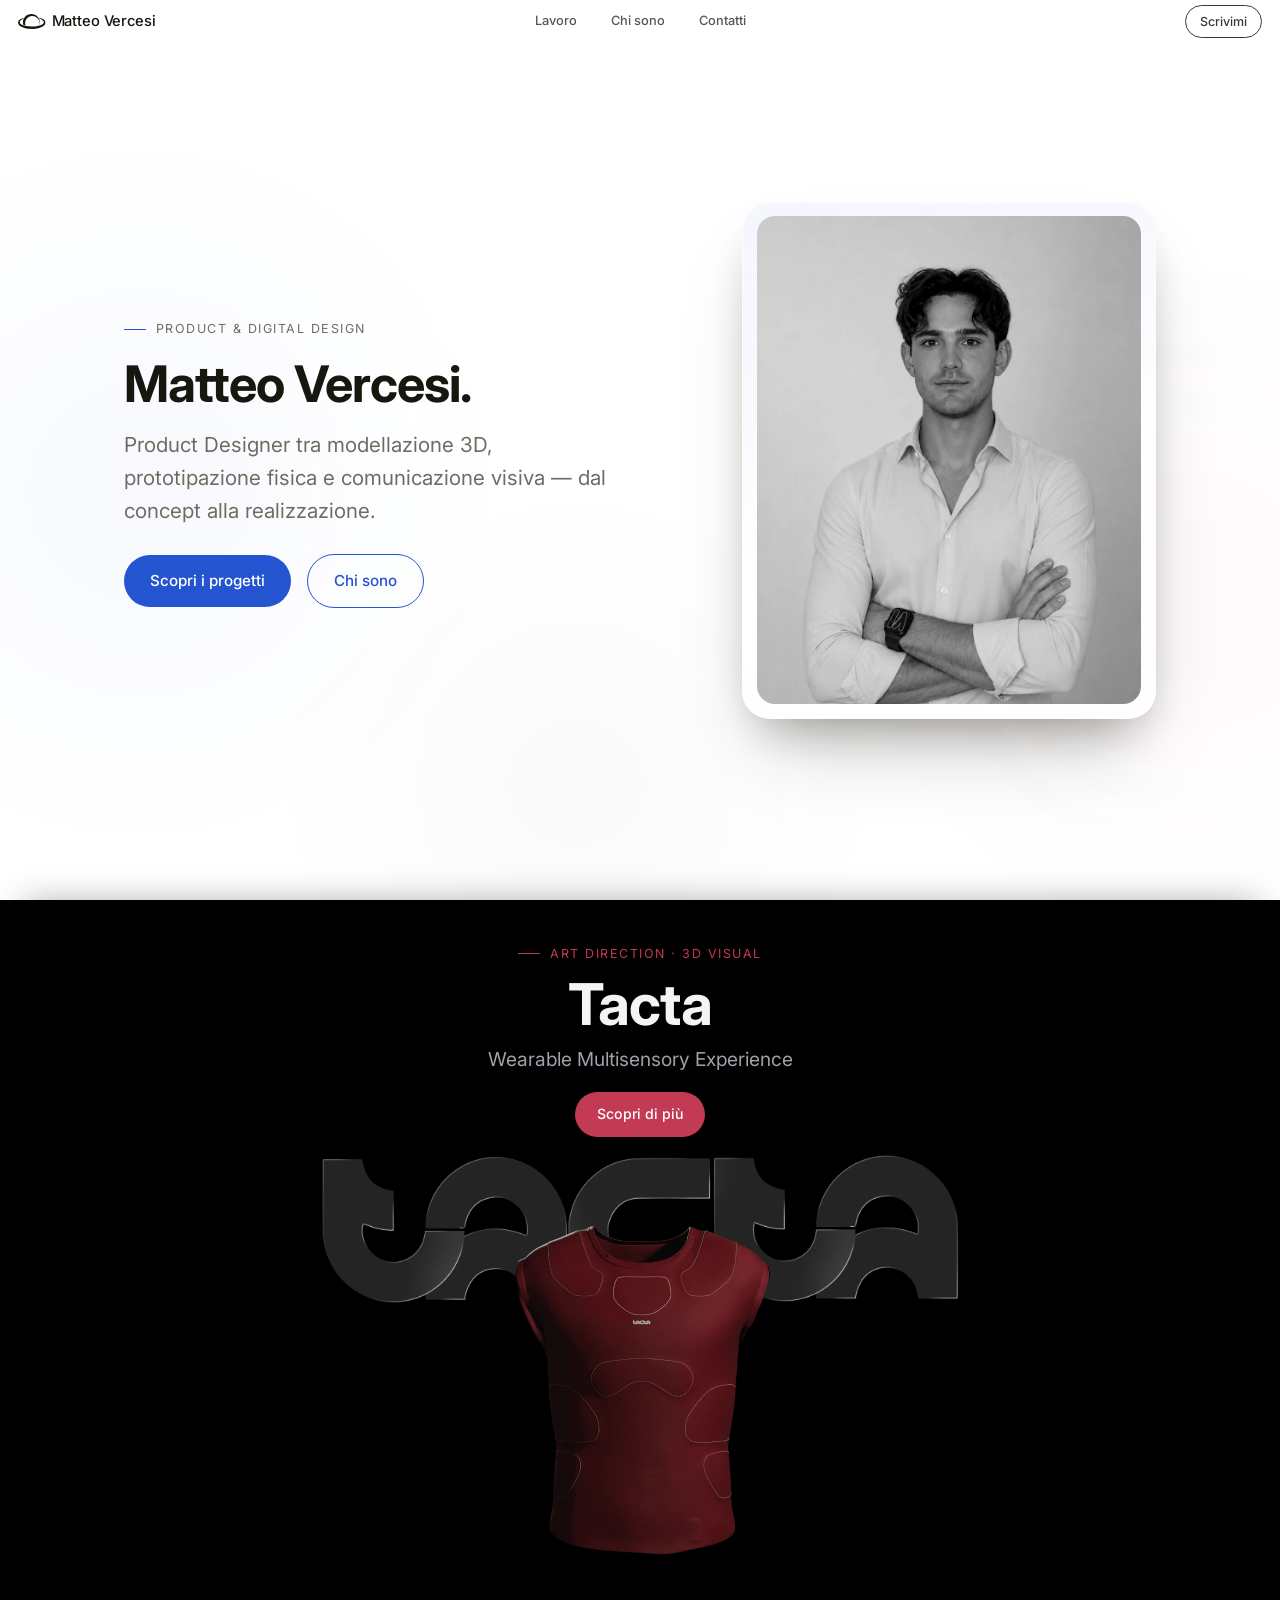
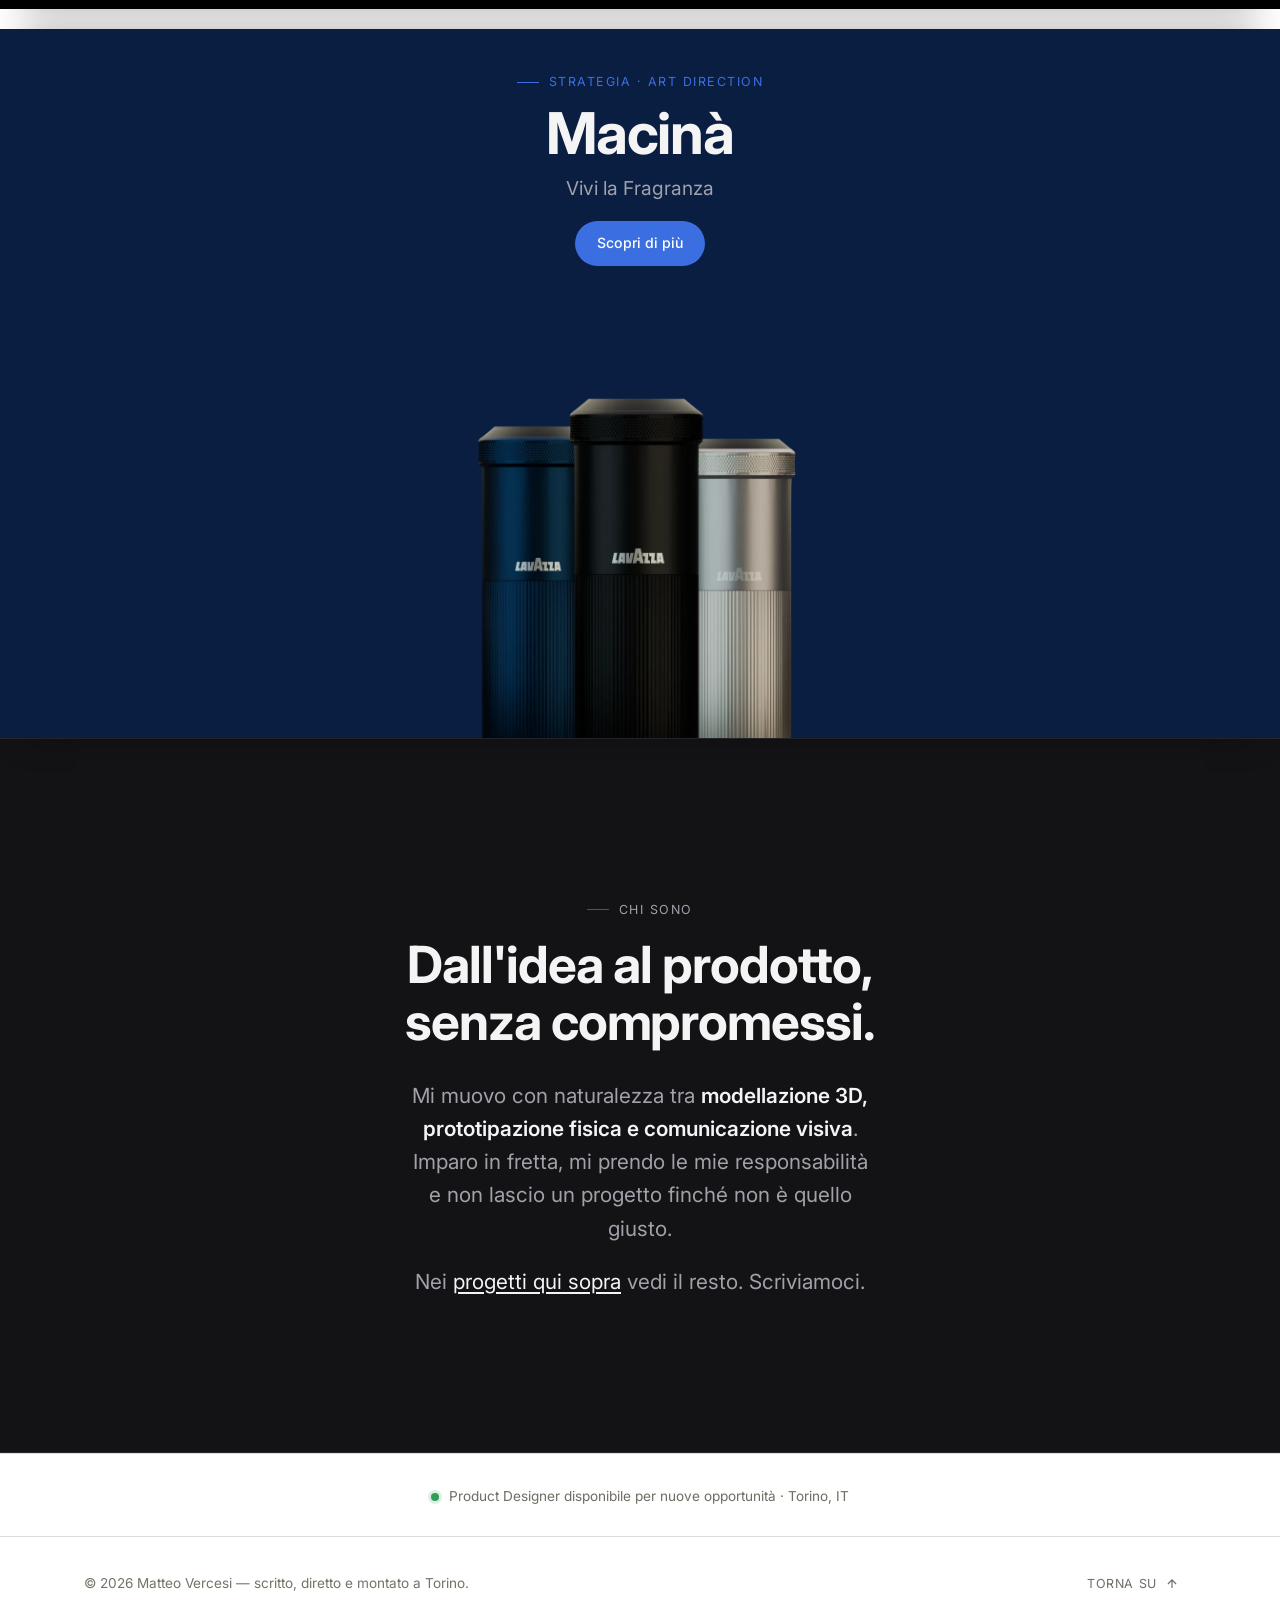
<file: index.html>
<!doctype html>
<html lang="it" style="background:#fff;">
<head>
<meta charset="UTF-8" />
<meta name="viewport" content="width=device-width, initial-scale=1, viewport-fit=cover" />
<meta name="theme-color" content="#ffffff" />
<meta name="view-transition" content="same-origin" />
<script>
  /* Always land on the hero, never mid-page: without this, a #contact (or
     any other section) hash in the URL makes the browser jump straight
     there on reload. Running this once, early, isn't enough - the browser
     performs its own scroll-to-fragment later, after this script, as part
     of finishing the load, silently overriding an early scrollTo. Forcing
     it again on "load" (and "pageshow", for back/forward-cache restores)
     runs after that native scroll has already happened, so it sticks. */
  if ("scrollRestoration" in history) history.scrollRestoration = "manual";
  function forceScrollTop() {
    window.scrollTo(0, 0);
    if (location.hash) history.replaceState(null, "", location.pathname + location.search);
  }
  forceScrollTop();
  window.addEventListener("load", forceScrollTop);
  window.addEventListener("pageshow", forceScrollTop);
</script>
<title>Matteo Vercesi — Product & Digital Designer</title>
<meta name="description" content="Portfolio di Matteo Vercesi, Product & Digital Designer: progetti, metodo, percorso e contatti — dall'idea al prodotto, in un'unica pagina." />

<link rel="icon" href="assets/favicon.svg" type="image/svg+xml" />

<link rel="preconnect" href="https://fonts.googleapis.com" />
<link rel="preconnect" href="https://fonts.gstatic.com" crossorigin />
<link href="https://fonts.googleapis.com/css2?family=Inter:wght@400;500;600;700;800&display=swap" rel="stylesheet" />

<link rel="stylesheet" href="css/style.css" />
</head>
<body>

<!-- ============ NAV ============ -->
<nav class="nav nav--glass" id="nav">
  <a href="#top" class="nav__logo">
    <svg class="nav__logo-mark" viewBox="17 23 46 25" xmlns="http://www.w3.org/2000/svg" fill="none" aria-hidden="true">
      <g clip-path="url(#navLogoClip)">
        <path d="M50.6555 46.7805C50.2432 46.8773 49.8309 46.9664 49.416 47.0504C49.0139 47.1344 48.6145 47.2108 48.2099 47.2795C48.1841 47.2871 48.1584 47.2897 48.13 47.2948C47.6455 47.3813 47.1585 47.4577 46.6714 47.5264C42.842 48.0738 38.9481 48.1476 35.1031 47.7479C34.629 47.6996 34.1574 47.6436 33.6858 47.5799C33.6832 47.5799 33.6806 47.5799 33.6806 47.5799C33.2657 47.5264 32.8534 47.4653 32.4436 47.3992C31.9643 47.3228 31.4876 47.2362 31.0108 47.1446C30.5727 47.0606 30.1372 46.9689 29.7017 46.8722H29.6991C29.578 46.8442 29.4543 46.8162 29.3332 46.7882C29.06 46.722 28.7765 46.6507 28.4802 46.5718C23.6044 45.2581 16.0305 41.9689 17.1026 36.1492C18.0947 32.338 22.5092 30.4083 26.6556 29.5275C26.3876 29.9883 26.1428 30.4592 25.9289 30.9429C23.522 32.1064 20.1538 33.9979 19.7698 36.6176C19.6873 38.9954 22.5762 40.6629 25.5037 41.7271C25.7691 41.8212 26.032 41.9129 26.2948 41.9995C26.568 42.0886 26.8412 42.1751 27.1092 42.254C27.8488 42.473 28.5523 42.6537 29.1708 42.7963C29.2507 42.8141 29.328 42.8319 29.4053 42.8498C29.5161 42.8752 29.6244 42.8981 29.7275 42.9185C29.7996 42.9363 29.8718 42.9516 29.9413 42.9643H29.9465C29.9877 42.9745 30.0264 42.9821 30.0676 42.9898C30.1089 43 30.1501 43.0076 30.1913 43.0152C30.3666 43.0483 30.5418 43.0814 30.7196 43.112C36.9947 44.2398 43.5403 44.2067 49.7999 43.0203C50.1839 42.9389 50.5679 42.8549 50.9545 42.7657C51.2199 42.7021 51.4853 42.6385 51.7508 42.5723C51.7843 42.5646 51.8152 42.557 51.8487 42.5468C52.1115 42.4806 52.377 42.4093 52.6398 42.3355C54.7401 41.7449 56.7734 40.9353 58.4974 39.642C61.2883 37.5112 60.3812 35.2225 57.9253 33.2647C56.2193 31.9231 54.2144 30.9251 52.1399 30.1003C51.9878 29.8024 51.8203 29.5096 51.6477 29.2271C66.6511 31.4496 67.2439 42.7683 50.6555 46.7805Z" fill="currentColor"/>
        <path d="M26.4134 31.4164C26.5397 31.116 26.6814 30.8207 26.8309 30.5304C27.037 30.1307 27.2612 29.7412 27.5061 29.3619C27.6658 29.1124 27.8359 28.8706 28.0137 28.6312C28.2405 28.3232 28.4828 28.0228 28.7405 27.73C34.7398 20.953 45.2206 21.7041 50.3205 28.4174C50.4932 28.6414 50.6581 28.8756 50.8153 29.1124C50.9519 29.3186 51.0833 29.5274 51.207 29.7412C51.3745 30.0187 51.5291 30.3064 51.676 30.6017C51.8255 30.9021 51.9647 31.2102 52.0961 31.5258C53.4774 34.8074 53.449 38.5472 52.1657 41.8059C52.1167 41.8186 52.0703 41.8313 52.0239 41.8441C53.4568 37.6358 52.3873 32.8064 49.0423 29.6547C48.6557 29.2906 48.2383 28.9495 47.7924 28.6338C47.5682 28.4709 47.3415 28.3181 47.1095 28.1755C43.2801 25.7977 38.3811 25.8868 34.6419 28.0915C34.2785 28.3054 33.928 28.5396 33.5878 28.7967C32.9565 29.2652 32.3715 29.8049 31.8432 30.4108C28.944 33.6058 28.1864 38.2748 29.6501 42.2514C29.4028 42.2005 29.1554 42.1419 28.908 42.0834C28.1967 41.9103 27.4829 41.7142 26.7871 41.4953C26.5242 41.4113 26.2613 41.3247 26.0036 41.2331C24.9058 38.0304 25.0785 34.5146 26.4134 31.4164Z" fill="currentColor"/>
      </g>
      <defs>
        <clipPath id="navLogoClip"><rect width="46" height="25" fill="white" transform="translate(17 23)"/></clipPath>
      </defs>
    </svg>
    <span class="nav__logo-text">Matteo Vercesi</span>
  </a>
  <div class="nav__center">
    <a class="nav__pill" href="#work">Lavoro</a>
    <a class="nav__pill" href="#about">Chi sono</a>
    <a class="nav__pill" href="mailto:matteo.vercesi05@gmail.com">Contatti</a>
  </div>
  <div class="nav__cta">
    <a class="btn ghost" href="mailto:matteo.vercesi05@gmail.com"><span>Scrivimi</span></a>
    <div class="nav__icons">
      <a class="nav__icon" href="#work" aria-label="Lavoro">
        <svg viewBox="0 0 24 24" fill="none" stroke="currentColor" stroke-width="1.7" stroke-linecap="round" stroke-linejoin="round" aria-hidden="true"><rect x="3" y="7.5" width="18" height="12" rx="2.5"/><path d="M8.5 7.5V6a2 2 0 0 1 2-2h3a2 2 0 0 1 2 2v1.5"/><path d="M3 12.5h18"/></svg>
      </a>
      <a class="nav__icon" href="#about" aria-label="Chi sono">
        <svg viewBox="0 0 24 24" fill="none" stroke="currentColor" stroke-width="1.7" stroke-linecap="round" stroke-linejoin="round" aria-hidden="true"><circle cx="12" cy="8" r="3.6"/><path d="M4.5 20c0-4.2 3.4-6.8 7.5-6.8s7.5 2.6 7.5 6.8"/></svg>
      </a>
      <a class="nav__icon" href="mailto:matteo.vercesi05@gmail.com" aria-label="Contatti">
        <svg viewBox="0 0 24 24" fill="none" stroke="currentColor" stroke-width="1.7" stroke-linecap="round" stroke-linejoin="round" aria-hidden="true"><rect x="3" y="5.5" width="18" height="13" rx="2.5"/><path d="M4 7.5l7.3 5.8a1.2 1.2 0 0 0 1.4 0L20 7.5"/></svg>
      </a>
    </div>
  </div>
</nav>

<main id="top">

  <!-- ============ HERO ============ -->
  <header class="hero">
    <div class="aurora" aria-hidden="true">
      <span class="aurora__blob aurora__blob--a"></span>
      <span class="aurora__blob aurora__blob--b"></span>
      <span class="aurora__blob aurora__blob--c"></span>
    </div>
    <div class="container hero__inner">
      <div class="hero__content">
        <span class="eyebrow">Product &amp; Digital Design</span>
        <h1>Matteo Vercesi.</h1>
        <p class="hero__tagline">Product Designer tra modellazione 3D, prototipazione fisica e comunicazione visiva — dal concept alla realizzazione.</p>
        <div class="hero__actions">
          <a class="btn accent" href="#work"><span>Scopri i progetti</span></a>
          <a class="btn outline" href="#about"><span>Chi sono</span></a>
        </div>
      </div>
      <div class="hero__portrait">
        <div class="glass-frame">
          <img src="assets/portrait.webp" alt="Ritratto di Matteo Vercesi" loading="eager">
        </div>
      </div>
    </div>
  </header>

  <!-- ============ WORK: PRODUCT DESIGN ============
       Apple's own product-page pattern: one full-bleed, centered section
       per product (headline, tagline, CTA, then a large image) stacked
       vertically, instead of a grid of small cards. -->
  <div id="work">
    <section class="product-block product-block--media-center theme-dark reveal" style="--project-accent:#c23a53; --bg:#000;">
      <div class="container product-block__inner">
        <span class="eyebrow">Art Direction · 3D Visual</span>
        <h2>Tacta</h2>
        <p class="product-block__tagline">Wearable Multisensory Experience</p>
        <div class="product-block__actions">
          <a class="btn accent" href="tacta.html"><span>Scopri di più</span></a>
        </div>
      </div>
      <div class="product-block__media product-block__media--wordmark container">
        <div class="product-block__media-frame">
          <img class="product-block__wordmark-bg" src="assets/tacta-wordmark.webp" alt="" aria-hidden="true" loading="lazy">
          <img src="assets/tacta-01.webp" alt="Tacta, maglia wearable multisensoriale, vista frontale" loading="lazy">
        </div>
      </div>
    </section>

    <section class="product-block theme-dark reveal" style="--project-accent:#3b6ee0; --bg:#0a1e42;">
      <div class="container product-block__inner">
        <span class="eyebrow">Strategia · Art Direction</span>
        <h2>Macinà</h2>
        <p class="product-block__tagline">Vivi la Fragranza</p>
        <div class="product-block__actions">
          <a class="btn accent" href="macina.html"><span>Scopri di più</span></a>
        </div>
      </div>
      <div class="product-block__media container">
        <img src="assets/macina-01.webp" alt="Macinà, macinino da caffè Lavazza" loading="lazy">
      </div>
    </section>
  </div>

  <!-- ============ DARK BAND: CHI SONO / PERCORSO / CONTATTI ============ -->
  <div class="theme-dark">

    <!-- ============ ABOUT ============ -->
    <section class="about" id="about">
      <div class="container statement__inner about__statement reveal">
        <span class="eyebrow">Chi sono</span>
        <h2 class="statement__headline">Dall'idea al prodotto, senza compromessi.</h2>
        <p class="statement__body">Mi muovo con naturalezza tra <strong>modellazione 3D, prototipazione fisica e comunicazione visiva</strong>. Imparo in fretta, mi prendo le mie responsabilità e non lascio un progetto finché non è quello giusto.</p>
        <p class="statement__note">Nei <a href="#work">progetti qui sopra</a> vedi il resto. Scriviamoci.</p>
      </div>
    </section>

  </div>

</main>

<footer>
  <div class="footer__status">
    <span class="status-dot"></span>
    <span>Product Designer disponibile per nuove opportunità · Torino, IT</span>
  </div>
  <div class="container footer__inner">
    <span>© <span id="year"></span> Matteo Vercesi — scritto, diretto e montato a Torino.</span>
    <a class="back-to-top" href="#top">
      Torna su
      <svg viewBox="0 0 24 24" fill="none" stroke="currentColor" stroke-width="2"><path d="M12 19V5M5 12l7-7 7 7"/></svg>
    </a>
  </div>
</footer>

<div class="toast" id="toast">Email copiata negli appunti</div>

<script src="js/main.js"></script>
</body>
</html>
</file>
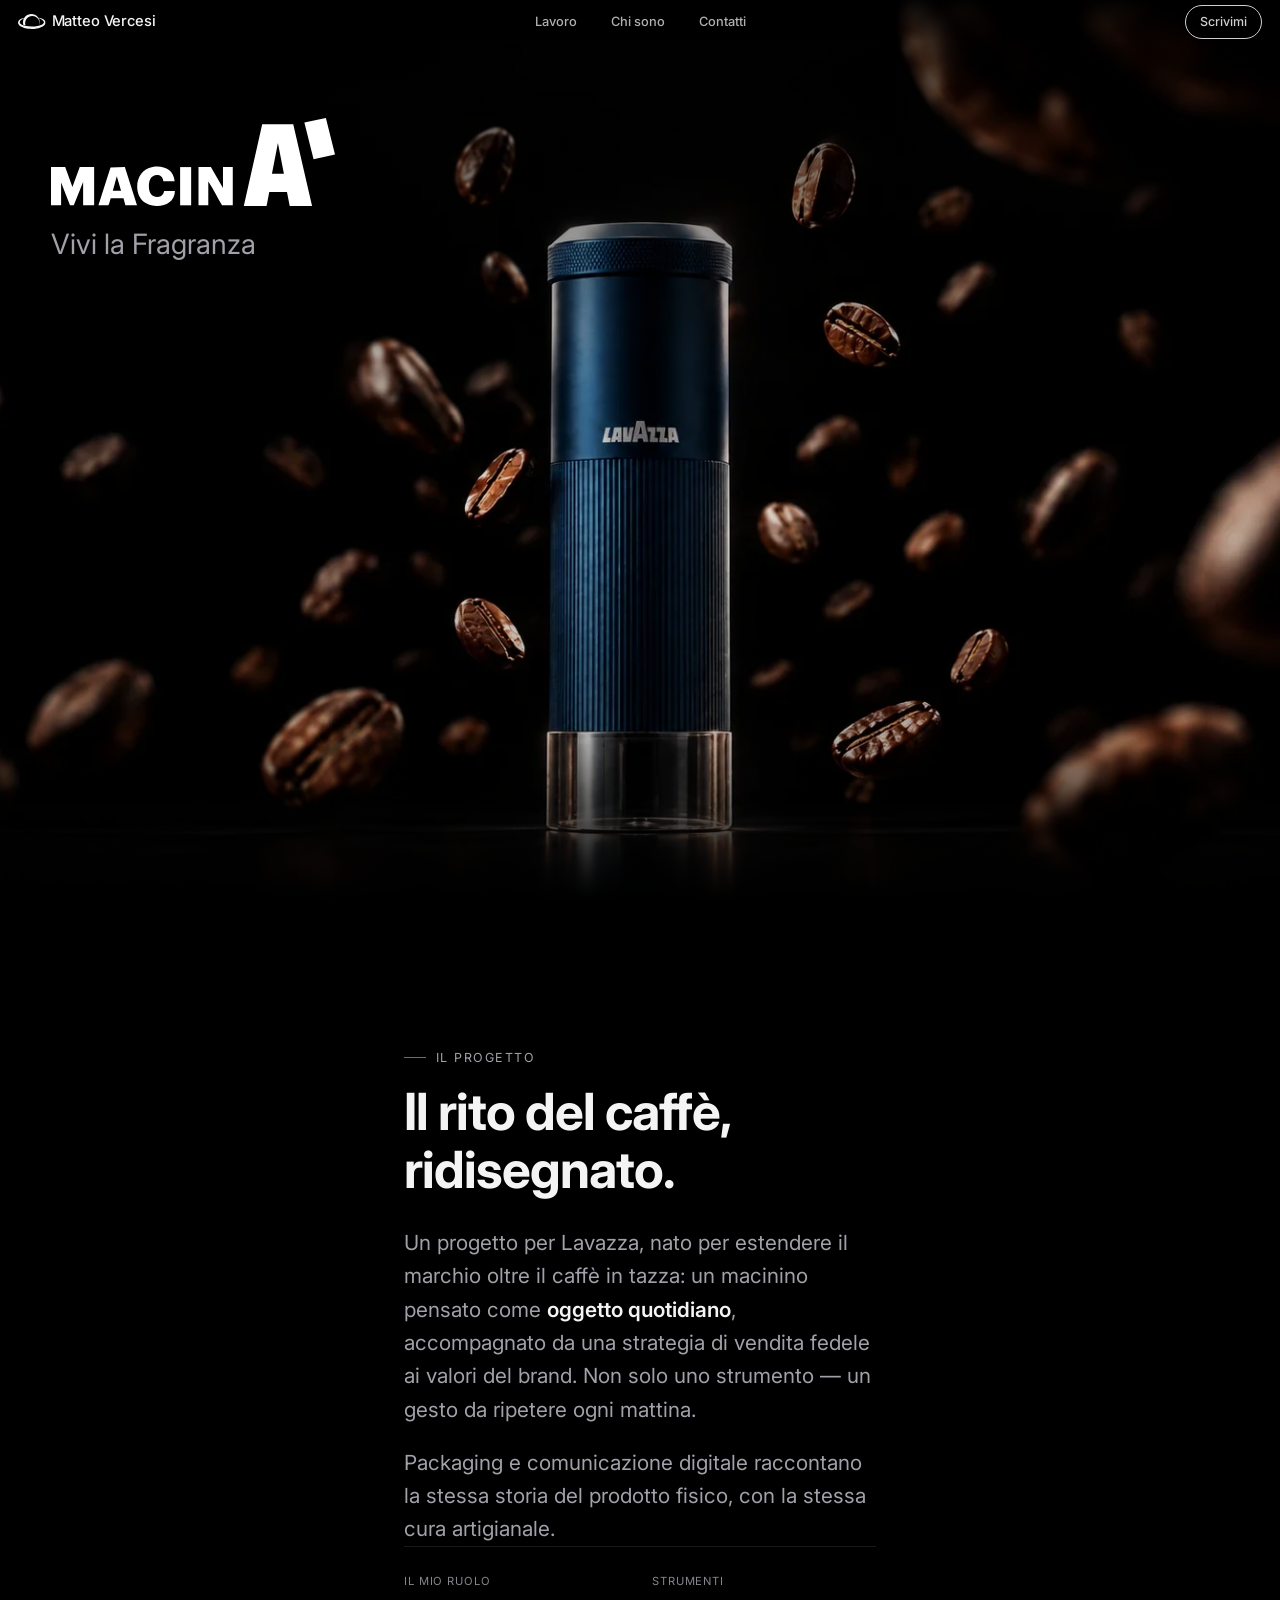
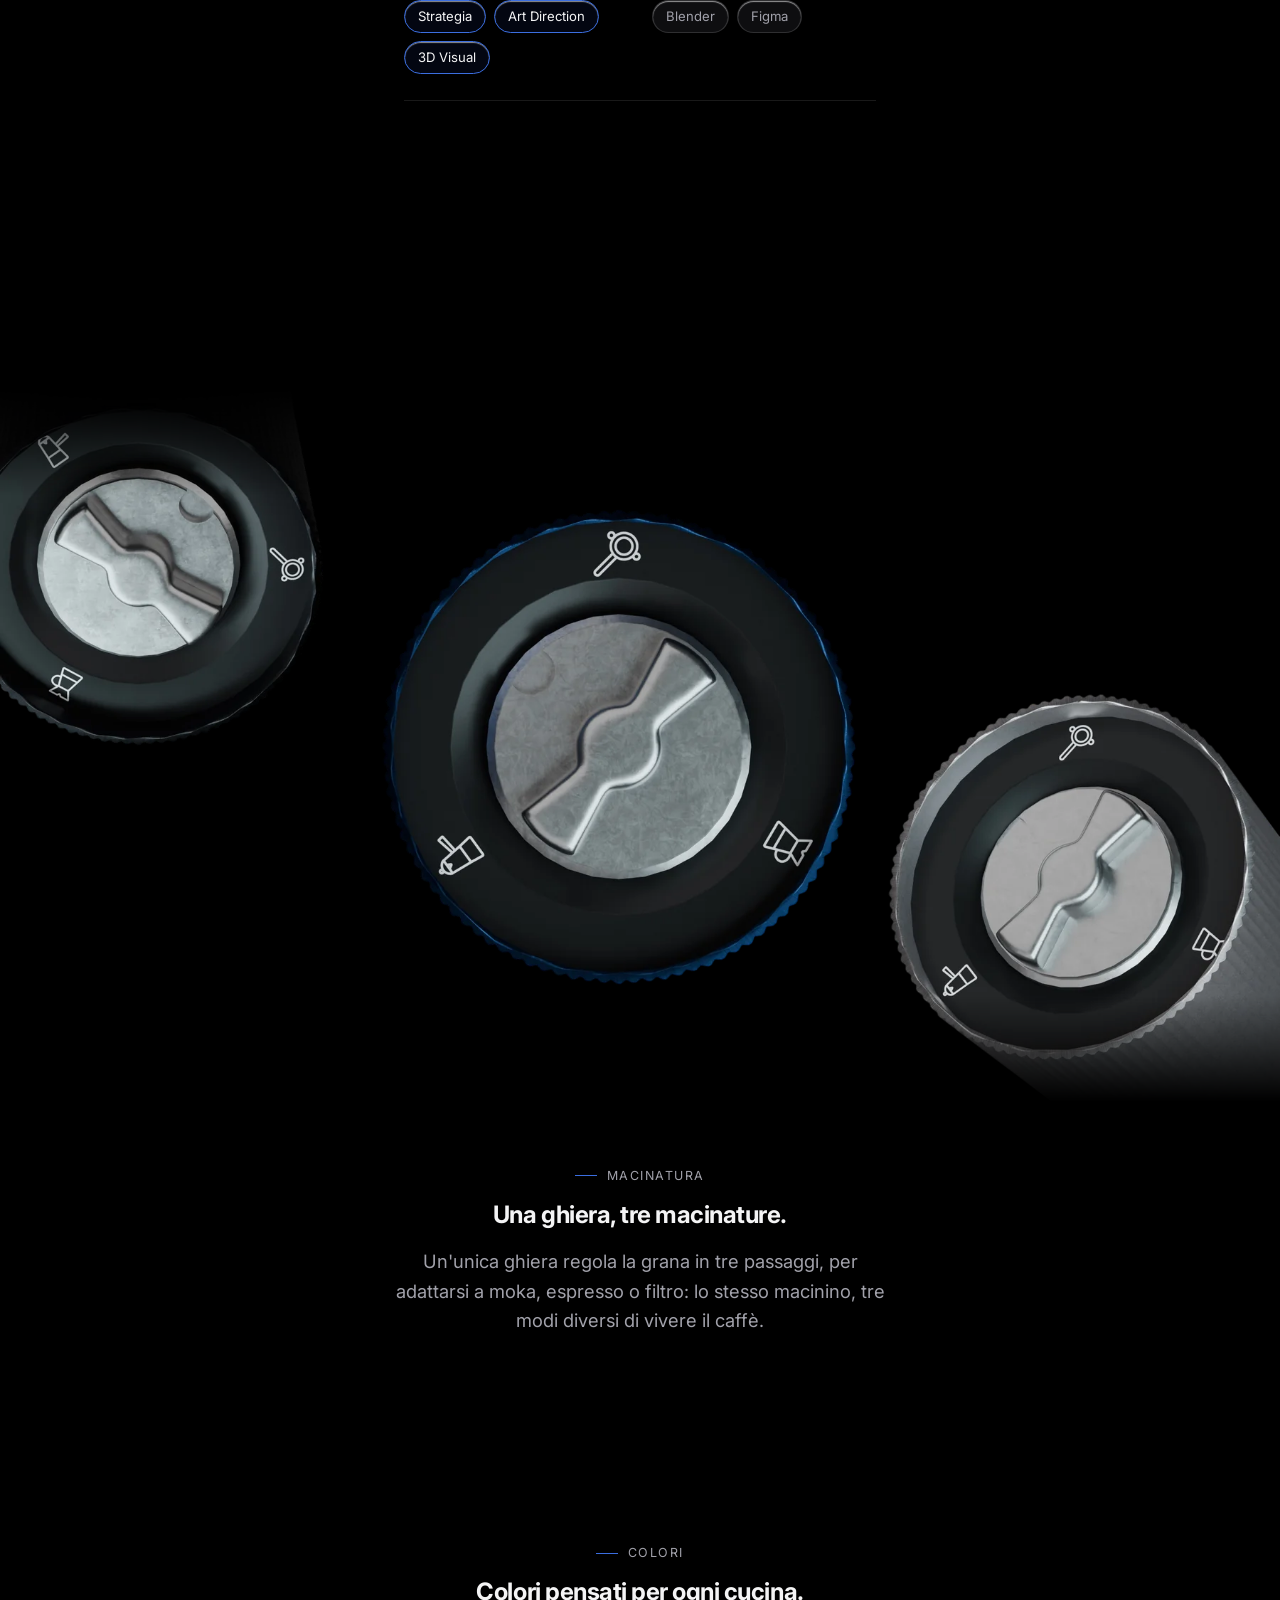
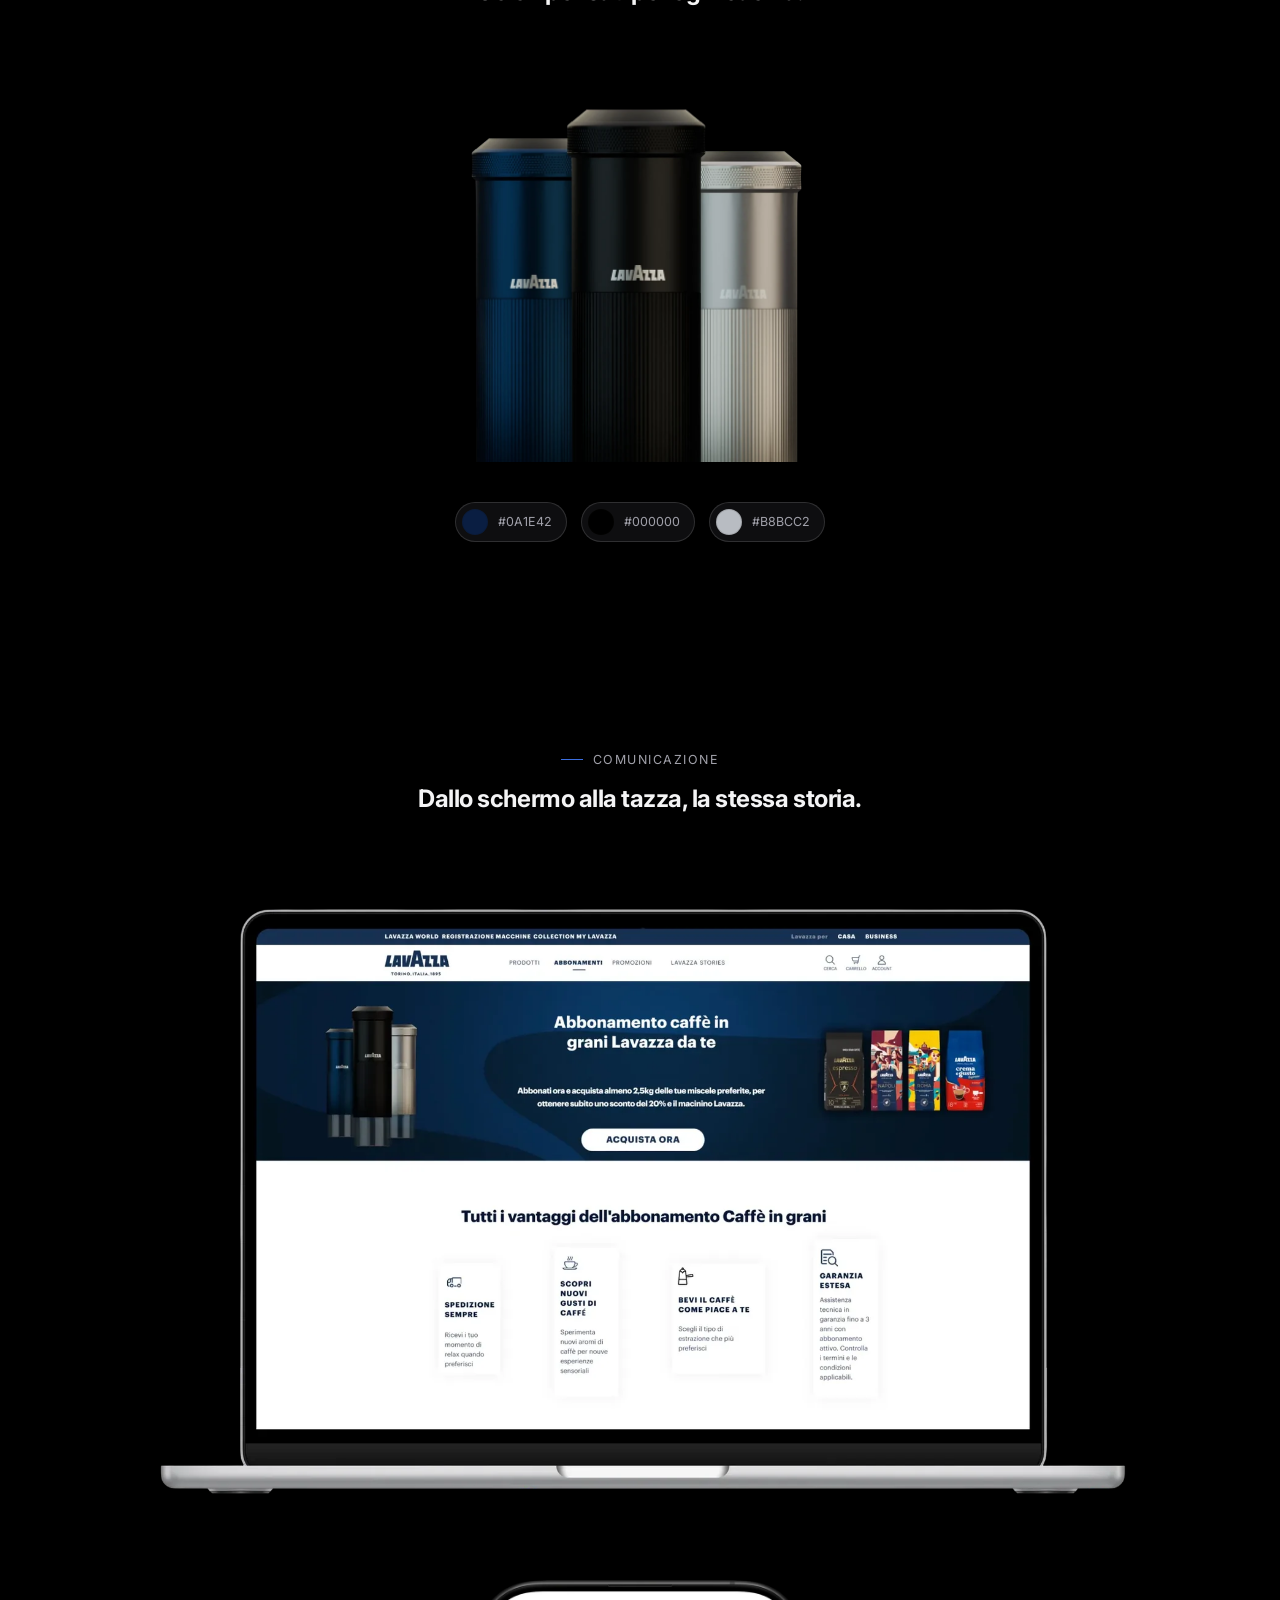
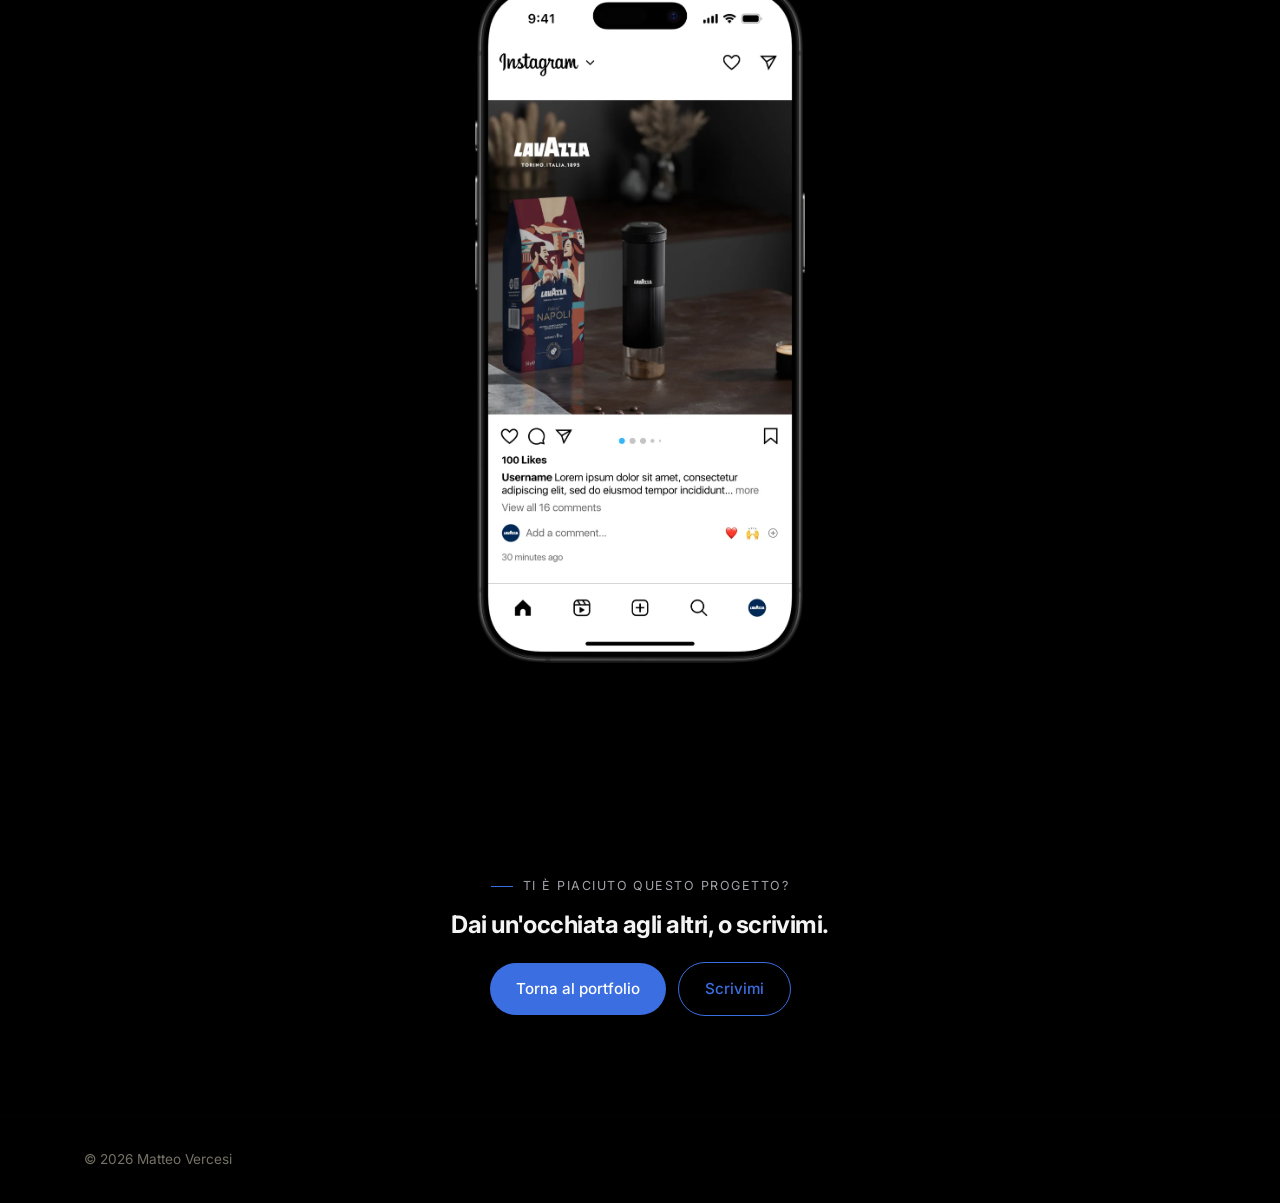
<file: macina.html>
<!doctype html>
<html lang="it" style="background:#000;">
<head>
<meta charset="UTF-8" />
<meta name="viewport" content="width=device-width, initial-scale=1, viewport-fit=cover" />
<meta name="theme-color" content="#000000" />
<meta name="view-transition" content="same-origin" />
<script>
  if ("scrollRestoration" in history) history.scrollRestoration = "manual";
  function forceScrollTop() {
    window.scrollTo(0, 0);
    if (location.hash) history.replaceState(null, "", location.pathname + location.search);
  }
  forceScrollTop();
  window.addEventListener("load", forceScrollTop);
  window.addEventListener("pageshow", forceScrollTop);
</script>
<title>Macinà — Matteo Vercesi</title>
<meta name="description" content="Macinà — Vivi la Fragranza. Brand extension di un macinino da caffè Lavazza, tra design e strategia di vendita." />

<link rel="icon" href="assets/favicon.svg" type="image/svg+xml" />

<link rel="preconnect" href="https://fonts.googleapis.com" />
<link rel="preconnect" href="https://fonts.gstatic.com" crossorigin />
<link href="https://fonts.googleapis.com/css2?family=Inter:wght@400;500;600;700;800&display=swap" rel="stylesheet" />

<link rel="stylesheet" href="css/style.css" />
</head>
<body style="background:#000;">

<nav class="nav" id="nav">
  <a href="index.html#top" class="nav__logo">
    <svg class="nav__logo-mark" viewBox="17 23 46 25" xmlns="http://www.w3.org/2000/svg" fill="none" aria-hidden="true">
      <g clip-path="url(#navLogoClip)">
        <path d="M50.6555 46.7805C50.2432 46.8773 49.8309 46.9664 49.416 47.0504C49.0139 47.1344 48.6145 47.2108 48.2099 47.2795C48.1841 47.2871 48.1584 47.2897 48.13 47.2948C47.6455 47.3813 47.1585 47.4577 46.6714 47.5264C42.842 48.0738 38.9481 48.1476 35.1031 47.7479C34.629 47.6996 34.1574 47.6436 33.6858 47.5799C33.6832 47.5799 33.6806 47.5799 33.6806 47.5799C33.2657 47.5264 32.8534 47.4653 32.4436 47.3992C31.9643 47.3228 31.4876 47.2362 31.0108 47.1446C30.5727 47.0606 30.1372 46.9689 29.7017 46.8722H29.6991C29.578 46.8442 29.4543 46.8162 29.3332 46.7882C29.06 46.722 28.7765 46.6507 28.4802 46.5718C23.6044 45.2581 16.0305 41.9689 17.1026 36.1492C18.0947 32.338 22.5092 30.4083 26.6556 29.5275C26.3876 29.9883 26.1428 30.4592 25.9289 30.9429C23.522 32.1064 20.1538 33.9979 19.7698 36.6176C19.6873 38.9954 22.5762 40.6629 25.5037 41.7271C25.7691 41.8212 26.032 41.9129 26.2948 41.9995C26.568 42.0886 26.8412 42.1751 27.1092 42.254C27.8488 42.473 28.5523 42.6537 29.1708 42.7963C29.2507 42.8141 29.328 42.8319 29.4053 42.8498C29.5161 42.8752 29.6244 42.8981 29.7275 42.9185C29.7996 42.9363 29.8718 42.9516 29.9413 42.9643H29.9465C29.9877 42.9745 30.0264 42.9821 30.0676 42.9898C30.1089 43 30.1501 43.0076 30.1913 43.0152C30.3666 43.0483 30.5418 43.0814 30.7196 43.112C36.9947 44.2398 43.5403 44.2067 49.7999 43.0203C50.1839 42.9389 50.5679 42.8549 50.9545 42.7657C51.2199 42.7021 51.4853 42.6385 51.7508 42.5723C51.7843 42.5646 51.8152 42.557 51.8487 42.5468C52.1115 42.4806 52.377 42.4093 52.6398 42.3355C54.7401 41.7449 56.7734 40.9353 58.4974 39.642C61.2883 37.5112 60.3812 35.2225 57.9253 33.2647C56.2193 31.9231 54.2144 30.9251 52.1399 30.1003C51.9878 29.8024 51.8203 29.5096 51.6477 29.2271C66.6511 31.4496 67.2439 42.7683 50.6555 46.7805Z" fill="currentColor"/>
        <path d="M26.4134 31.4164C26.5397 31.116 26.6814 30.8207 26.8309 30.5304C27.037 30.1307 27.2612 29.7412 27.5061 29.3619C27.6658 29.1124 27.8359 28.8706 28.0137 28.6312C28.2405 28.3232 28.4828 28.0228 28.7405 27.73C34.7398 20.953 45.2206 21.7041 50.3205 28.4174C50.4932 28.6414 50.6581 28.8756 50.8153 29.1124C50.9519 29.3186 51.0833 29.5274 51.207 29.7412C51.3745 30.0187 51.5291 30.3064 51.676 30.6017C51.8255 30.9021 51.9647 31.2102 52.0961 31.5258C53.4774 34.8074 53.449 38.5472 52.1657 41.8059C52.1167 41.8186 52.0703 41.8313 52.0239 41.8441C53.4568 37.6358 52.3873 32.8064 49.0423 29.6547C48.6557 29.2906 48.2383 28.9495 47.7924 28.6338C47.5682 28.4709 47.3415 28.3181 47.1095 28.1755C43.2801 25.7977 38.3811 25.8868 34.6419 28.0915C34.2785 28.3054 33.928 28.5396 33.5878 28.7967C32.9565 29.2652 32.3715 29.8049 31.8432 30.4108C28.944 33.6058 28.1864 38.2748 29.6501 42.2514C29.4028 42.2005 29.1554 42.1419 28.908 42.0834C28.1967 41.9103 27.4829 41.7142 26.7871 41.4953C26.5242 41.4113 26.2613 41.3247 26.0036 41.2331C24.9058 38.0304 25.0785 34.5146 26.4134 31.4164Z" fill="currentColor"/>
      </g>
      <defs>
        <clipPath id="navLogoClip"><rect width="46" height="25" fill="white" transform="translate(17 23)"/></clipPath>
      </defs>
    </svg>
    <span class="nav__logo-text">Matteo Vercesi</span>
  </a>
  <div class="nav__center">
    <a class="nav__pill" href="index.html#work">Lavoro</a>
    <a class="nav__pill" href="index.html#about">Chi sono</a>
    <a class="nav__pill" href="mailto:matteo.vercesi05@gmail.com">Contatti</a>
  </div>
  <div class="nav__cta">
    <a class="btn ghost" href="mailto:matteo.vercesi05@gmail.com"><span>Scrivimi</span></a>
    <div class="nav__icons">
      <a class="nav__icon" href="index.html#work" aria-label="Lavoro">
        <svg viewBox="0 0 24 24" fill="none" stroke="currentColor" stroke-width="1.7" stroke-linecap="round" stroke-linejoin="round" aria-hidden="true"><rect x="3" y="7.5" width="18" height="12" rx="2.5"/><path d="M8.5 7.5V6a2 2 0 0 1 2-2h3a2 2 0 0 1 2 2v1.5"/><path d="M3 12.5h18"/></svg>
      </a>
      <a class="nav__icon" href="index.html#about" aria-label="Chi sono">
        <svg viewBox="0 0 24 24" fill="none" stroke="currentColor" stroke-width="1.7" stroke-linecap="round" stroke-linejoin="round" aria-hidden="true"><circle cx="12" cy="8" r="3.6"/><path d="M4.5 20c0-4.2 3.4-6.8 7.5-6.8s7.5 2.6 7.5 6.8"/></svg>
      </a>
      <a class="nav__icon" href="mailto:matteo.vercesi05@gmail.com" aria-label="Contatti">
        <svg viewBox="0 0 24 24" fill="none" stroke="currentColor" stroke-width="1.7" stroke-linecap="round" stroke-linejoin="round" aria-hidden="true"><rect x="3" y="5.5" width="18" height="13" rx="2.5"/><path d="M4 7.5l7.3 5.8a1.2 1.2 0 0 0 1.4 0L20 7.5"/></svg>
      </a>
    </div>
  </div>
</nav>

<div class="scroll-sentinel" id="scrollSentinel" aria-hidden="true"></div>
<div class="top-scrim" aria-hidden="true"></div>

<main id="top" style="--project-accent:#3b6ee0;">

  <!-- ============ HERO ============ -->
  <header class="project-hero project-hero--bg project-hero--align-left theme-dark" style="--project-accent:#3b6ee0; --bg:#000;">
    <img class="project-hero__bg" src="assets/macina-hero.webp" srcset="assets/macina-hero-mobile.webp 860w, assets/macina-hero.webp 1672w" sizes="100vw" alt="Macinà, macinino da caffè Lavazza blu navy tra chicchi di caffè sospesi su sfondo nero" fetchpriority="high">
    <div class="project-hero__scrim" aria-hidden="true"></div>
    <div class="container">
      <h1 class="project-hero__logo"><img src="assets/logo-macina-white.svg" alt="Macinà"></h1>
      <p class="project-hero__payoff">Vivi la Fragranza</p>
    </div>
  </header>

  <!-- ============ STATEMENT ============ -->
  <section class="statement theme-dark reveal" style="--bg:#000;">
    <div class="container statement__inner">
      <span class="eyebrow">Il progetto</span>
      <h2 class="statement__headline">Il rito del caffè, ridisegnato.</h2>
      <p class="statement__body">Un progetto per Lavazza, nato per estendere il marchio oltre il caffè in tazza: un macinino pensato come <strong>oggetto quotidiano</strong>, accompagnato da una strategia di vendita fedele ai valori del brand. Non solo uno strumento — un gesto da ripetere ogni mattina.</p>
      <p class="statement__note">Packaging e comunicazione digitale raccontano la stessa storia del prodotto fisico, con la stessa cura artigianale.</p>
      <dl class="project__meta statement__meta">
        <div>
          <dt>Il mio ruolo</dt>
          <div class="badge-row">
            <span class="badge accent">Strategia</span>
            <span class="badge accent">Art Direction</span>
            <span class="badge accent">3D Visual</span>
          </div>
        </div>
        <div>
          <dt>Strumenti</dt>
          <div class="badge-row">
            <span class="badge">Blender</span>
            <span class="badge">Figma</span>
          </div>
        </div>
      </dl>
    </div>
  </section>

  <!-- ============ MACINATURA ============ -->
  <section class="project-bleed theme-dark reveal" style="--bg:#000;">
    <img class="project-bleed__img" src="assets/macina-02.webp" alt="Macinà, dettaglio ravvicinato della ghiera di regolazione della macinatura, nelle tre varianti colore" loading="lazy">
    <div class="container project-bleed__text">
      <span class="eyebrow" style="justify-content:center;">Macinatura</span>
      <h2 style="margin-top:16px;">Una ghiera, tre macinature.</h2>
      <p class="project-bleed__body">Un'unica ghiera regola la grana in tre passaggi, per adattarsi a moka, espresso o filtro: lo stesso macinino, tre modi diversi di vivere il caffè.</p>
    </div>
  </section>

  <!-- ============ COLORS ============ -->
  <section class="project-colors theme-dark reveal" style="--bg:#000;">
    <div class="container">
      <span class="eyebrow" style="justify-content:center;">Colori</span>
      <h2 style="margin-top:16px;">Colori pensati per ogni cucina.</h2>
      <img class="project-colors__img" src="assets/macina-01.webp" alt="Macinà, macinino da caffè Lavazza nelle tre varianti colore: blu navy, nero e argento" loading="lazy">
      <div class="swatches">
        <div class="swatch"><span class="swatch__dot" style="background:#0A1E42;"></span><span class="swatch__hex">#0A1E42</span></div>
        <div class="swatch"><span class="swatch__dot" style="background:#000000;"></span><span class="swatch__hex">#000000</span></div>
        <div class="swatch"><span class="swatch__dot" style="background:#B8BCC2;"></span><span class="swatch__hex">#B8BCC2</span></div>
      </div>
    </div>
  </section>

  <!-- ============ COMUNICAZIONE ============ -->
  <section class="project-gallery theme-dark reveal" style="--bg:#000;">
    <div class="container">
      <span class="eyebrow" style="justify-content:center;">Comunicazione</span>
      <h2 style="margin-top:16px;">Dallo schermo alla tazza, la stessa storia.</h2>
      <div class="project-gallery__grid">
        <img class="project-gallery__img--wide" src="assets/macina-03.webp" alt="Mockup pubblicitario del prodotto sul sito web Lavazza" loading="lazy">
        <img class="project-gallery__img--narrow" src="assets/macina-04.webp" alt="Mockup pubblicitario del prodotto su un post Instagram" loading="lazy">
      </div>
    </div>
  </section>

  <!-- ============ CLOSING CTA ============ -->
  <section class="project-cta theme-dark reveal" style="--bg:#000; --project-accent:#3b6ee0;">
    <div class="container">
      <span class="eyebrow">Ti è piaciuto questo progetto?</span>
      <h2 style="margin-top:16px;">Dai un'occhiata agli altri, o scrivimi.</h2>
      <div class="project-cta__actions">
        <a class="btn accent" href="index.html#work"><span>Torna al portfolio</span></a>
        <a class="btn outline" href="mailto:matteo.vercesi05@gmail.com"><span>Scrivimi</span></a>
      </div>
    </div>
  </section>

</main>

<footer>
  <div class="container footer__inner">
    <span>© <span id="year"></span> Matteo Vercesi</span>
  </div>
</footer>

<script src="js/main.js"></script>
<script src="js/project.js"></script>
</body>
</html>
</file>
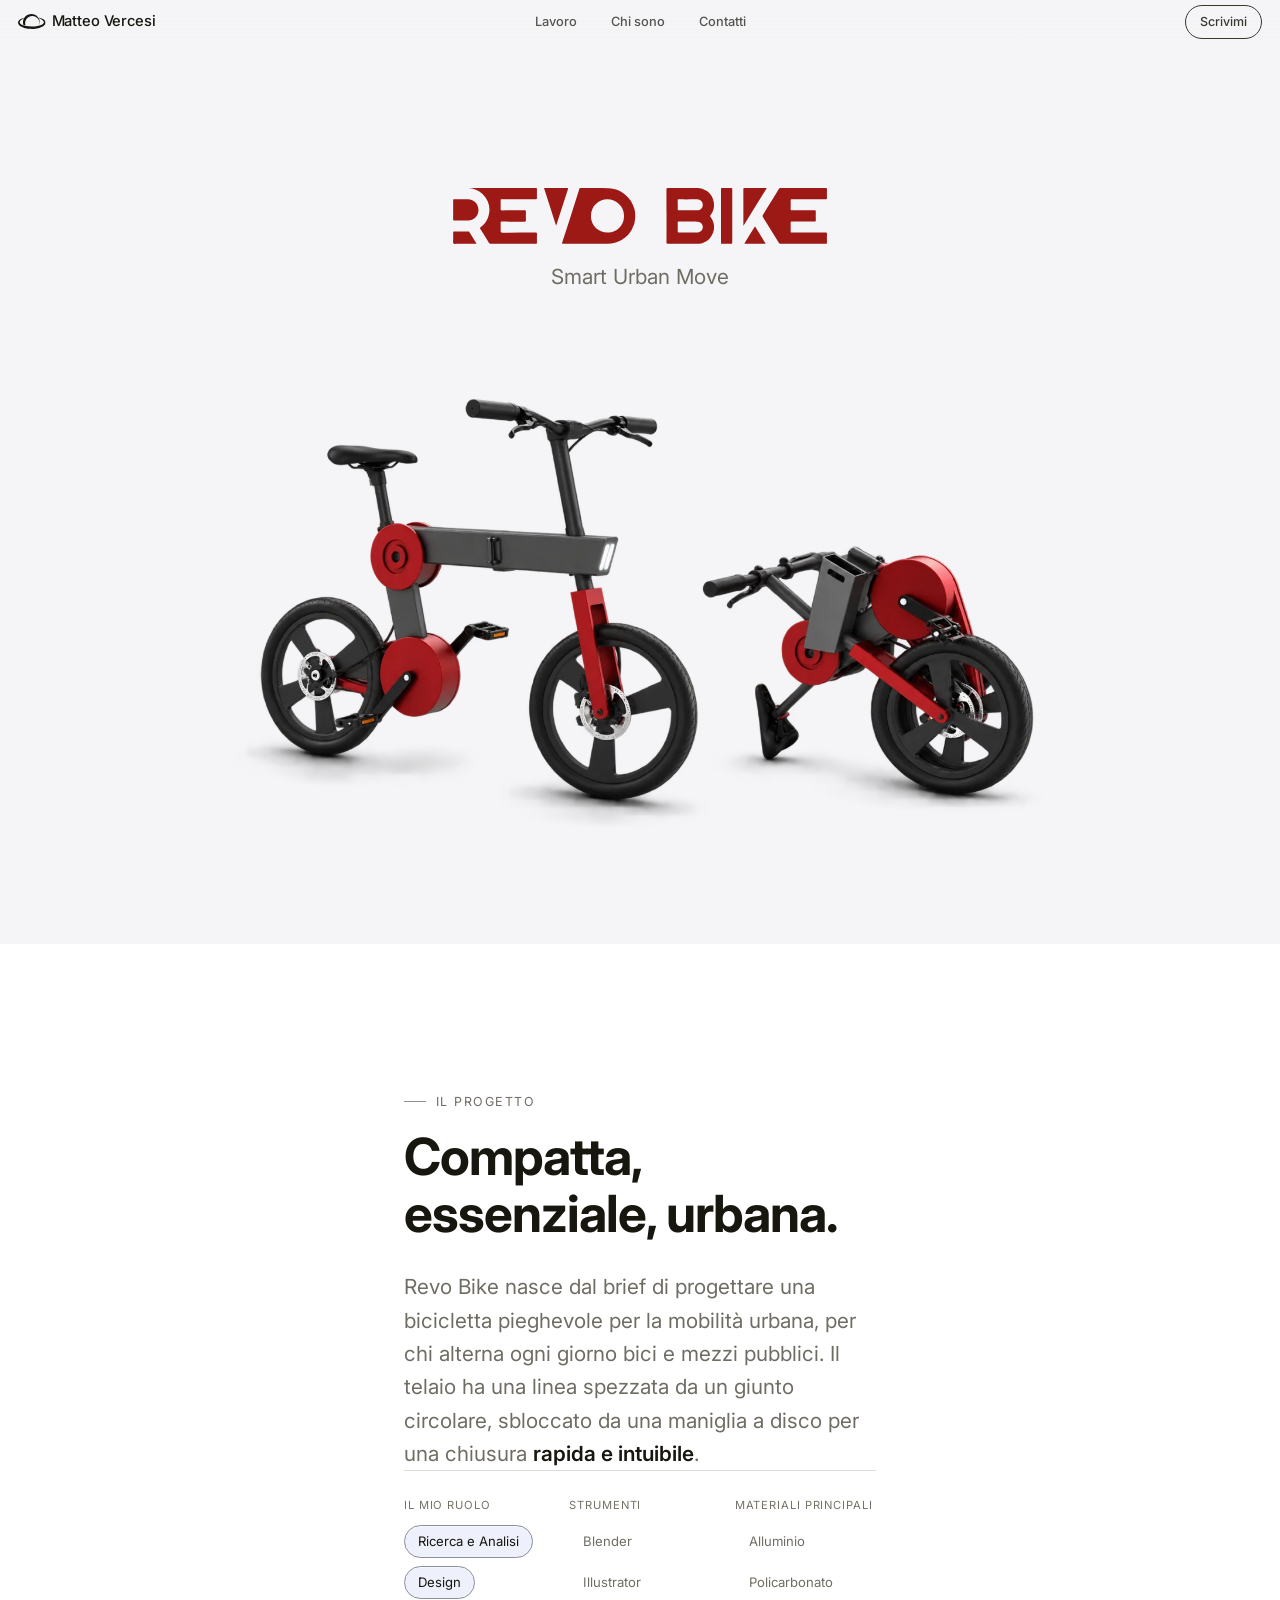
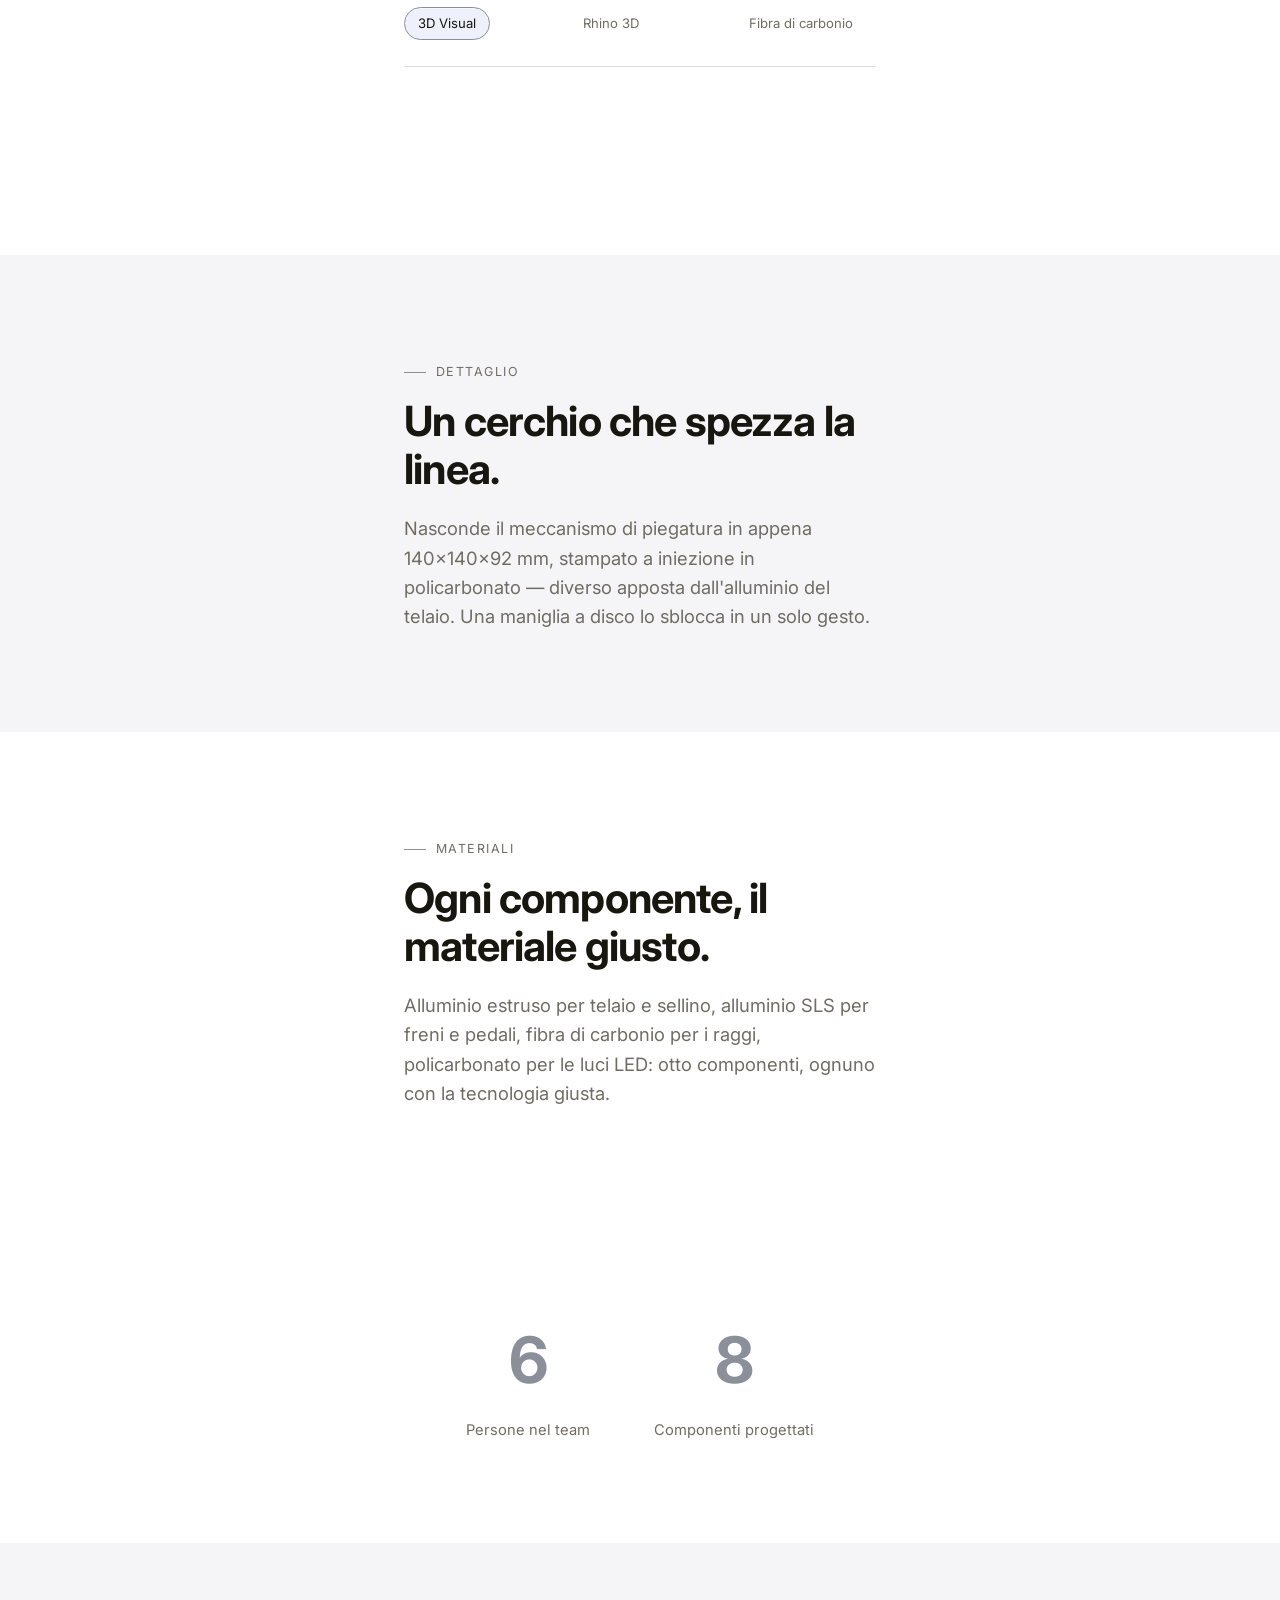
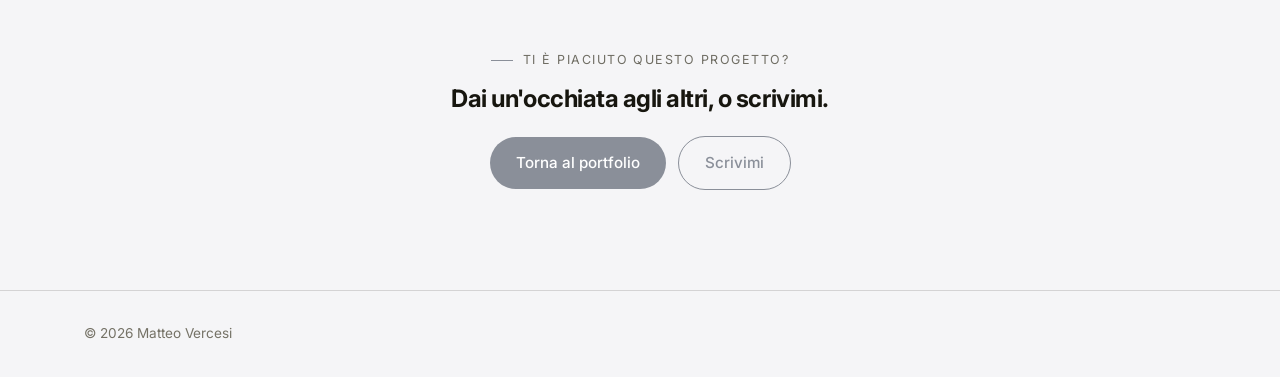
<file: revobike.html>
<!doctype html>
<html lang="it" style="background:#f5f5f7;">
<head>
<meta charset="UTF-8" />
<meta name="viewport" content="width=device-width, initial-scale=1, viewport-fit=cover" />
<meta name="theme-color" content="#f5f5f7" />
<meta name="view-transition" content="same-origin" />
<script>
  if ("scrollRestoration" in history) history.scrollRestoration = "manual";
  function forceScrollTop() {
    window.scrollTo(0, 0);
    if (location.hash) history.replaceState(null, "", location.pathname + location.search);
  }
  forceScrollTop();
  window.addEventListener("load", forceScrollTop);
  window.addEventListener("pageshow", forceScrollTop);
</script>
<title>Revo Bike — Matteo Vercesi</title>
<meta name="description" content="Revo Bike — Smart Urban Move. Una bicicletta pieghevole compatta ed essenziale, pensata per la mobilità urbana." />

<link rel="icon" href="assets/favicon.svg" type="image/svg+xml" />

<link rel="preconnect" href="https://fonts.googleapis.com" />
<link rel="preconnect" href="https://fonts.gstatic.com" crossorigin />
<link href="https://fonts.googleapis.com/css2?family=Inter:wght@400;500;600;700;800&display=swap" rel="stylesheet" />

<link rel="stylesheet" href="css/style.css" />
</head>
<body style="background:#f5f5f7;">

<nav class="nav" id="nav">
  <a href="index.html#top" class="nav__logo">
    <svg class="nav__logo-mark" viewBox="17 23 46 25" xmlns="http://www.w3.org/2000/svg" fill="none" aria-hidden="true">
      <g clip-path="url(#navLogoClip)">
        <path d="M50.6555 46.7805C50.2432 46.8773 49.8309 46.9664 49.416 47.0504C49.0139 47.1344 48.6145 47.2108 48.2099 47.2795C48.1841 47.2871 48.1584 47.2897 48.13 47.2948C47.6455 47.3813 47.1585 47.4577 46.6714 47.5264C42.842 48.0738 38.9481 48.1476 35.1031 47.7479C34.629 47.6996 34.1574 47.6436 33.6858 47.5799C33.6832 47.5799 33.6806 47.5799 33.6806 47.5799C33.2657 47.5264 32.8534 47.4653 32.4436 47.3992C31.9643 47.3228 31.4876 47.2362 31.0108 47.1446C30.5727 47.0606 30.1372 46.9689 29.7017 46.8722H29.6991C29.578 46.8442 29.4543 46.8162 29.3332 46.7882C29.06 46.722 28.7765 46.6507 28.4802 46.5718C23.6044 45.2581 16.0305 41.9689 17.1026 36.1492C18.0947 32.338 22.5092 30.4083 26.6556 29.5275C26.3876 29.9883 26.1428 30.4592 25.9289 30.9429C23.522 32.1064 20.1538 33.9979 19.7698 36.6176C19.6873 38.9954 22.5762 40.6629 25.5037 41.7271C25.7691 41.8212 26.032 41.9129 26.2948 41.9995C26.568 42.0886 26.8412 42.1751 27.1092 42.254C27.8488 42.473 28.5523 42.6537 29.1708 42.7963C29.2507 42.8141 29.328 42.8319 29.4053 42.8498C29.5161 42.8752 29.6244 42.8981 29.7275 42.9185C29.7996 42.9363 29.8718 42.9516 29.9413 42.9643H29.9465C29.9877 42.9745 30.0264 42.9821 30.0676 42.9898C30.1089 43 30.1501 43.0076 30.1913 43.0152C30.3666 43.0483 30.5418 43.0814 30.7196 43.112C36.9947 44.2398 43.5403 44.2067 49.7999 43.0203C50.1839 42.9389 50.5679 42.8549 50.9545 42.7657C51.2199 42.7021 51.4853 42.6385 51.7508 42.5723C51.7843 42.5646 51.8152 42.557 51.8487 42.5468C52.1115 42.4806 52.377 42.4093 52.6398 42.3355C54.7401 41.7449 56.7734 40.9353 58.4974 39.642C61.2883 37.5112 60.3812 35.2225 57.9253 33.2647C56.2193 31.9231 54.2144 30.9251 52.1399 30.1003C51.9878 29.8024 51.8203 29.5096 51.6477 29.2271C66.6511 31.4496 67.2439 42.7683 50.6555 46.7805Z" fill="currentColor"/>
        <path d="M26.4134 31.4164C26.5397 31.116 26.6814 30.8207 26.8309 30.5304C27.037 30.1307 27.2612 29.7412 27.5061 29.3619C27.6658 29.1124 27.8359 28.8706 28.0137 28.6312C28.2405 28.3232 28.4828 28.0228 28.7405 27.73C34.7398 20.953 45.2206 21.7041 50.3205 28.4174C50.4932 28.6414 50.6581 28.8756 50.8153 29.1124C50.9519 29.3186 51.0833 29.5274 51.207 29.7412C51.3745 30.0187 51.5291 30.3064 51.676 30.6017C51.8255 30.9021 51.9647 31.2102 52.0961 31.5258C53.4774 34.8074 53.449 38.5472 52.1657 41.8059C52.1167 41.8186 52.0703 41.8313 52.0239 41.8441C53.4568 37.6358 52.3873 32.8064 49.0423 29.6547C48.6557 29.2906 48.2383 28.9495 47.7924 28.6338C47.5682 28.4709 47.3415 28.3181 47.1095 28.1755C43.2801 25.7977 38.3811 25.8868 34.6419 28.0915C34.2785 28.3054 33.928 28.5396 33.5878 28.7967C32.9565 29.2652 32.3715 29.8049 31.8432 30.4108C28.944 33.6058 28.1864 38.2748 29.6501 42.2514C29.4028 42.2005 29.1554 42.1419 28.908 42.0834C28.1967 41.9103 27.4829 41.7142 26.7871 41.4953C26.5242 41.4113 26.2613 41.3247 26.0036 41.2331C24.9058 38.0304 25.0785 34.5146 26.4134 31.4164Z" fill="currentColor"/>
      </g>
      <defs>
        <clipPath id="navLogoClip"><rect width="46" height="25" fill="white" transform="translate(17 23)"/></clipPath>
      </defs>
    </svg>
    <span class="nav__logo-text">Matteo Vercesi</span>
  </a>
  <div class="nav__center">
    <a class="nav__pill" href="index.html#work">Lavoro</a>
    <a class="nav__pill" href="index.html#about">Chi sono</a>
    <a class="nav__pill" href="mailto:matteo.vercesi05@gmail.com">Contatti</a>
  </div>
  <div class="nav__cta">
    <a class="btn ghost" href="mailto:matteo.vercesi05@gmail.com"><span>Scrivimi</span></a>
    <div class="nav__icons">
      <a class="nav__icon" href="index.html#work" aria-label="Lavoro">
        <svg viewBox="0 0 24 24" fill="none" stroke="currentColor" stroke-width="1.7" stroke-linecap="round" stroke-linejoin="round" aria-hidden="true"><rect x="3" y="7.5" width="18" height="12" rx="2.5"/><path d="M8.5 7.5V6a2 2 0 0 1 2-2h3a2 2 0 0 1 2 2v1.5"/><path d="M3 12.5h18"/></svg>
      </a>
      <a class="nav__icon" href="index.html#about" aria-label="Chi sono">
        <svg viewBox="0 0 24 24" fill="none" stroke="currentColor" stroke-width="1.7" stroke-linecap="round" stroke-linejoin="round" aria-hidden="true"><circle cx="12" cy="8" r="3.6"/><path d="M4.5 20c0-4.2 3.4-6.8 7.5-6.8s7.5 2.6 7.5 6.8"/></svg>
      </a>
      <a class="nav__icon" href="mailto:matteo.vercesi05@gmail.com" aria-label="Contatti">
        <svg viewBox="0 0 24 24" fill="none" stroke="currentColor" stroke-width="1.7" stroke-linecap="round" stroke-linejoin="round" aria-hidden="true"><rect x="3" y="5.5" width="18" height="13" rx="2.5"/><path d="M4 7.5l7.3 5.8a1.2 1.2 0 0 0 1.4 0L20 7.5"/></svg>
      </a>
    </div>
  </div>
</nav>

<div class="scroll-sentinel" id="scrollSentinel" aria-hidden="true"></div>
<div class="top-scrim top-scrim--light" aria-hidden="true"></div>

<main id="top" style="--project-accent:#8a8f99;">

  <!-- ============ HERO ============ -->
  <header class="project-hero" style="--project-accent:#8a8f99; --bg:#f5f5f7;">
    <div class="container">
      <h1 class="project-hero__logo"><img src="assets/logo-revobike-dark.svg" alt="Revo Bike"></h1>
      <p class="project-hero__payoff">Smart Urban Move</p>
    </div>
    <div class="container project-hero__media">
      <img class="project-hero__shot" src="assets/revobike-04.webp" alt="Revo Bike, vista completa aperta e ripiegata" loading="lazy">
    </div>
  </header>

  <!-- ============ STATEMENT ============ -->
  <section class="statement reveal">
    <div class="container statement__inner">
      <span class="eyebrow">Il progetto</span>
      <h2 class="statement__headline">Compatta, essenziale, urbana.</h2>
      <p class="statement__body">Revo Bike nasce dal brief di progettare una bicicletta pieghevole per la mobilità urbana, per chi alterna ogni giorno bici e mezzi pubblici. Il telaio ha una linea spezzata da un giunto circolare, sbloccato da una maniglia a disco per una chiusura <strong>rapida e intuibile</strong>.</p>
      <dl class="project__meta statement__meta statement__meta--3col">
        <div>
          <dt>Il mio ruolo</dt>
          <div class="badge-row">
            <span class="badge accent">Ricerca e Analisi</span>
            <span class="badge accent">Design</span>
            <span class="badge accent">3D Visual</span>
          </div>
        </div>
        <div>
          <dt>Strumenti</dt>
          <div class="badge-row">
            <span class="badge">Blender</span>
            <span class="badge">Illustrator</span>
            <span class="badge">Rhino 3D</span>
          </div>
        </div>
        <div>
          <dt>Materiali principali</dt>
          <div class="badge-row">
            <span class="badge">Alluminio</span>
            <span class="badge">Policarbonato</span>
            <span class="badge">Fibra di carbonio</span>
          </div>
        </div>
      </dl>
    </div>
  </section>

  <!-- ============ DETAIL ============ -->
  <section class="project-detail project-detail--text-only reveal" style="--bg:#f5f5f7;">
    <div class="container project-detail__grid">
      <div class="project-detail__text">
        <span class="eyebrow">Dettaglio</span>
        <h2 class="project-detail__headline">Un cerchio che spezza la linea.</h2>
        <p class="project-detail__body">Nasconde il meccanismo di piegatura in appena 140×140×92&nbsp;mm, stampato a iniezione in policarbonato — diverso apposta dall'alluminio del telaio. Una maniglia a disco lo sblocca in un solo gesto.</p>
      </div>
    </div>
  </section>

  <!-- ============ MATERIALI ============ -->
  <section class="project-detail project-detail--text-only reveal" style="--bg:#fff;">
    <div class="container project-detail__grid">
      <div class="project-detail__text">
        <span class="eyebrow">Materiali</span>
        <h2 class="project-detail__headline">Ogni componente, il materiale giusto.</h2>
        <p class="project-detail__body">Alluminio estruso per telaio e sellino, alluminio SLS per freni e pedali, fibra di carbonio per i raggi, policarbonato per le luci LED: otto componenti, ognuno con la tecnologia giusta.</p>
      </div>
    </div>
  </section>

  <!-- ============ STATS ============ -->
  <section class="stats reveal" style="--project-accent:#8a8f99;">
    <div class="container stats__grid">
        <div class="stats__item">
          <span class="stats__num">6</span>
          <span class="stats__label">Persone nel team</span>
        </div>
        <div class="stats__item">
          <span class="stats__num">8</span>
          <span class="stats__label">Componenti progettati</span>
        </div>
    </div>
  </section>

  <!-- ============ CLOSING CTA ============ -->
  <section class="project-cta reveal" style="--project-accent:#8a8f99;">
    <div class="container">
      <span class="eyebrow">Ti è piaciuto questo progetto?</span>
      <h2 style="margin-top:16px;">Dai un'occhiata agli altri, o scrivimi.</h2>
      <div class="project-cta__actions">
        <a class="btn accent" href="index.html#work"><span>Torna al portfolio</span></a>
        <a class="btn outline" href="mailto:matteo.vercesi05@gmail.com"><span>Scrivimi</span></a>
      </div>
    </div>
  </section>

</main>

<footer>
  <div class="container footer__inner">
    <span>© <span id="year"></span> Matteo Vercesi</span>
  </div>
</footer>

<script src="js/main.js"></script>
<script src="js/project.js"></script>
</body>
</html>
</file>
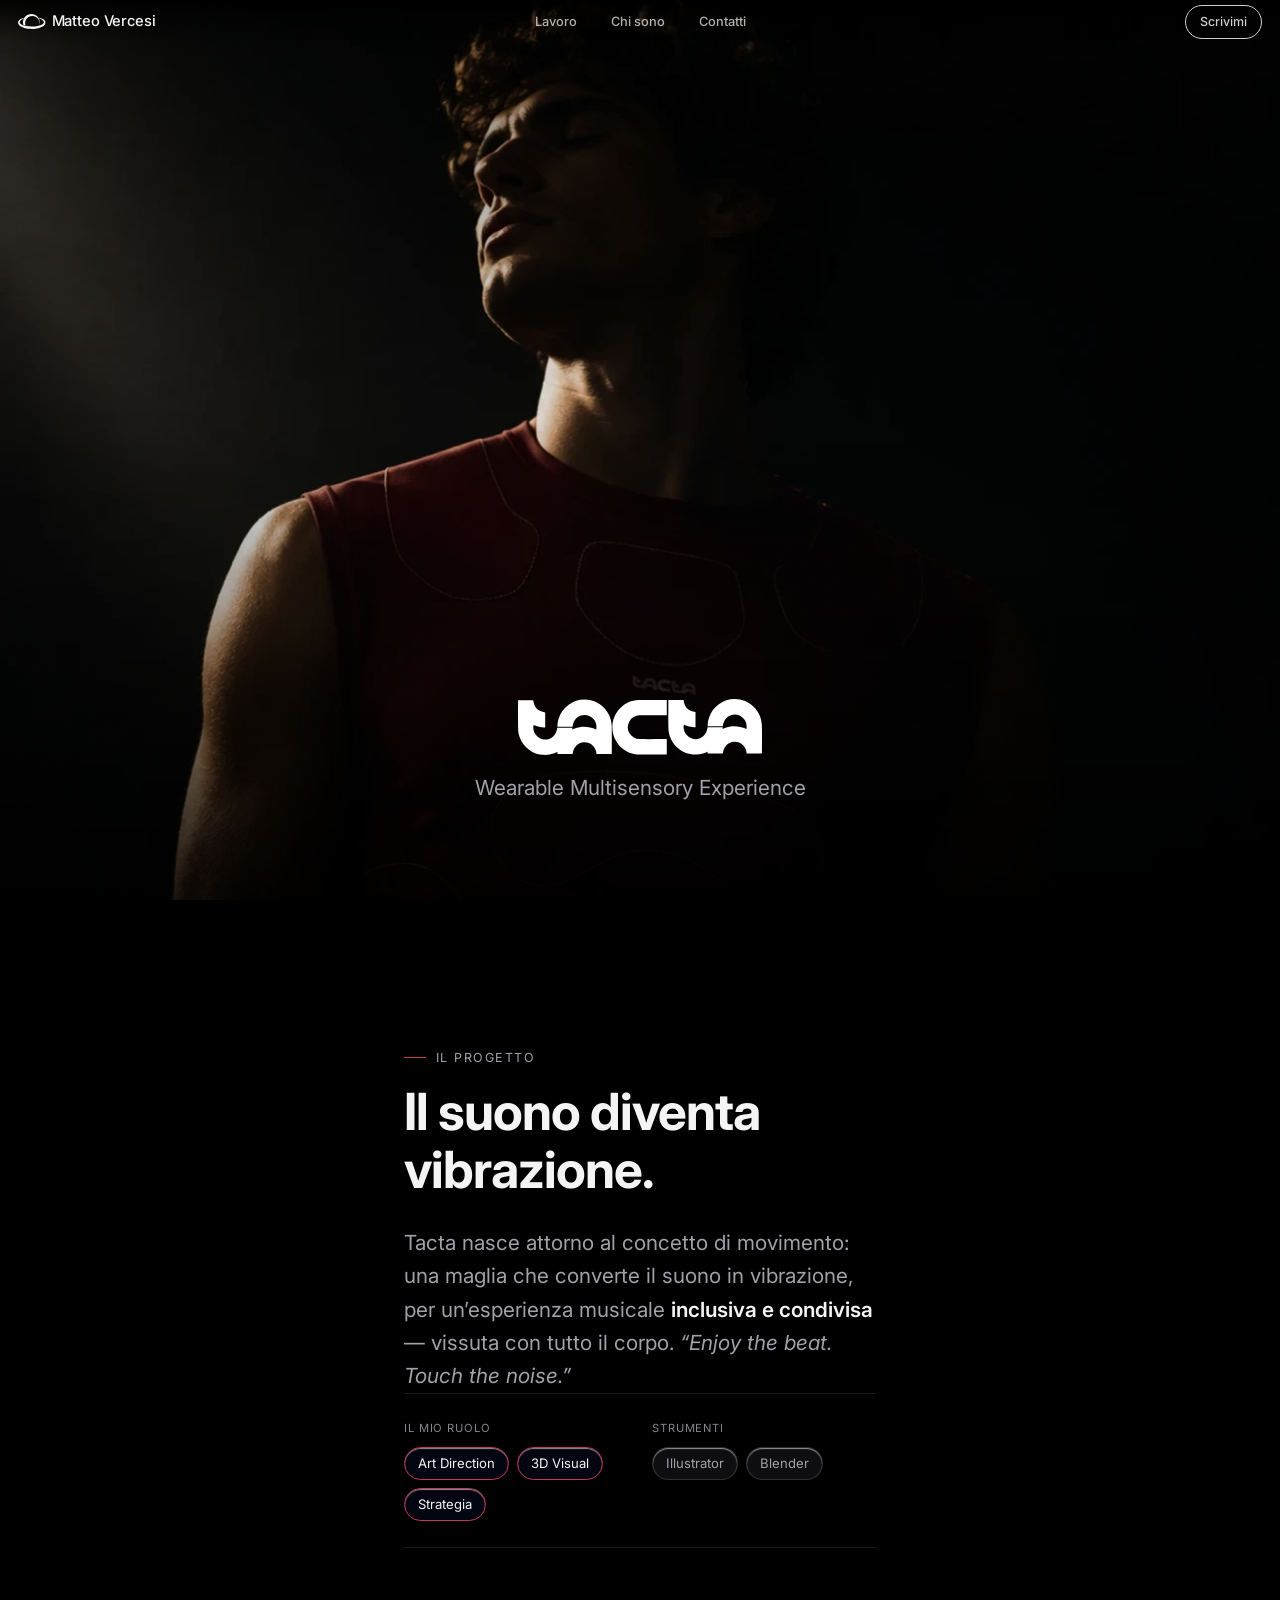
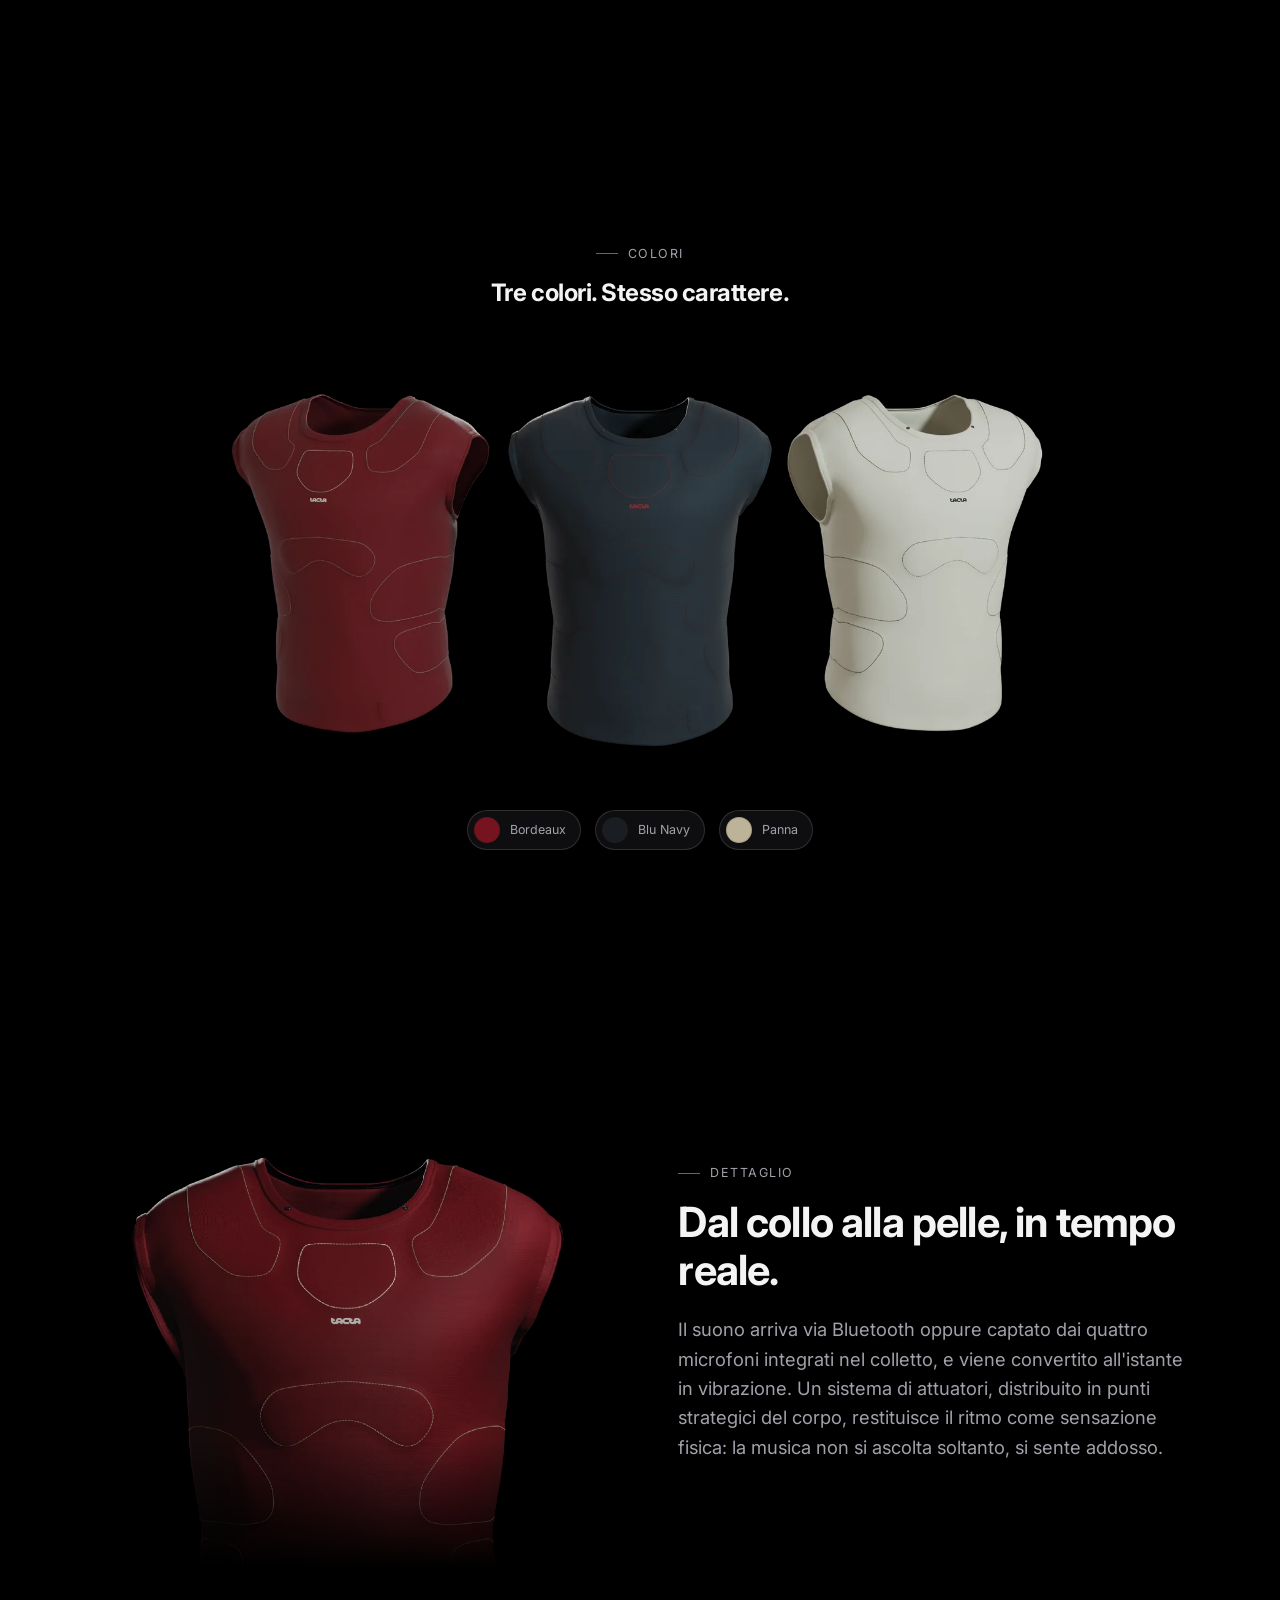
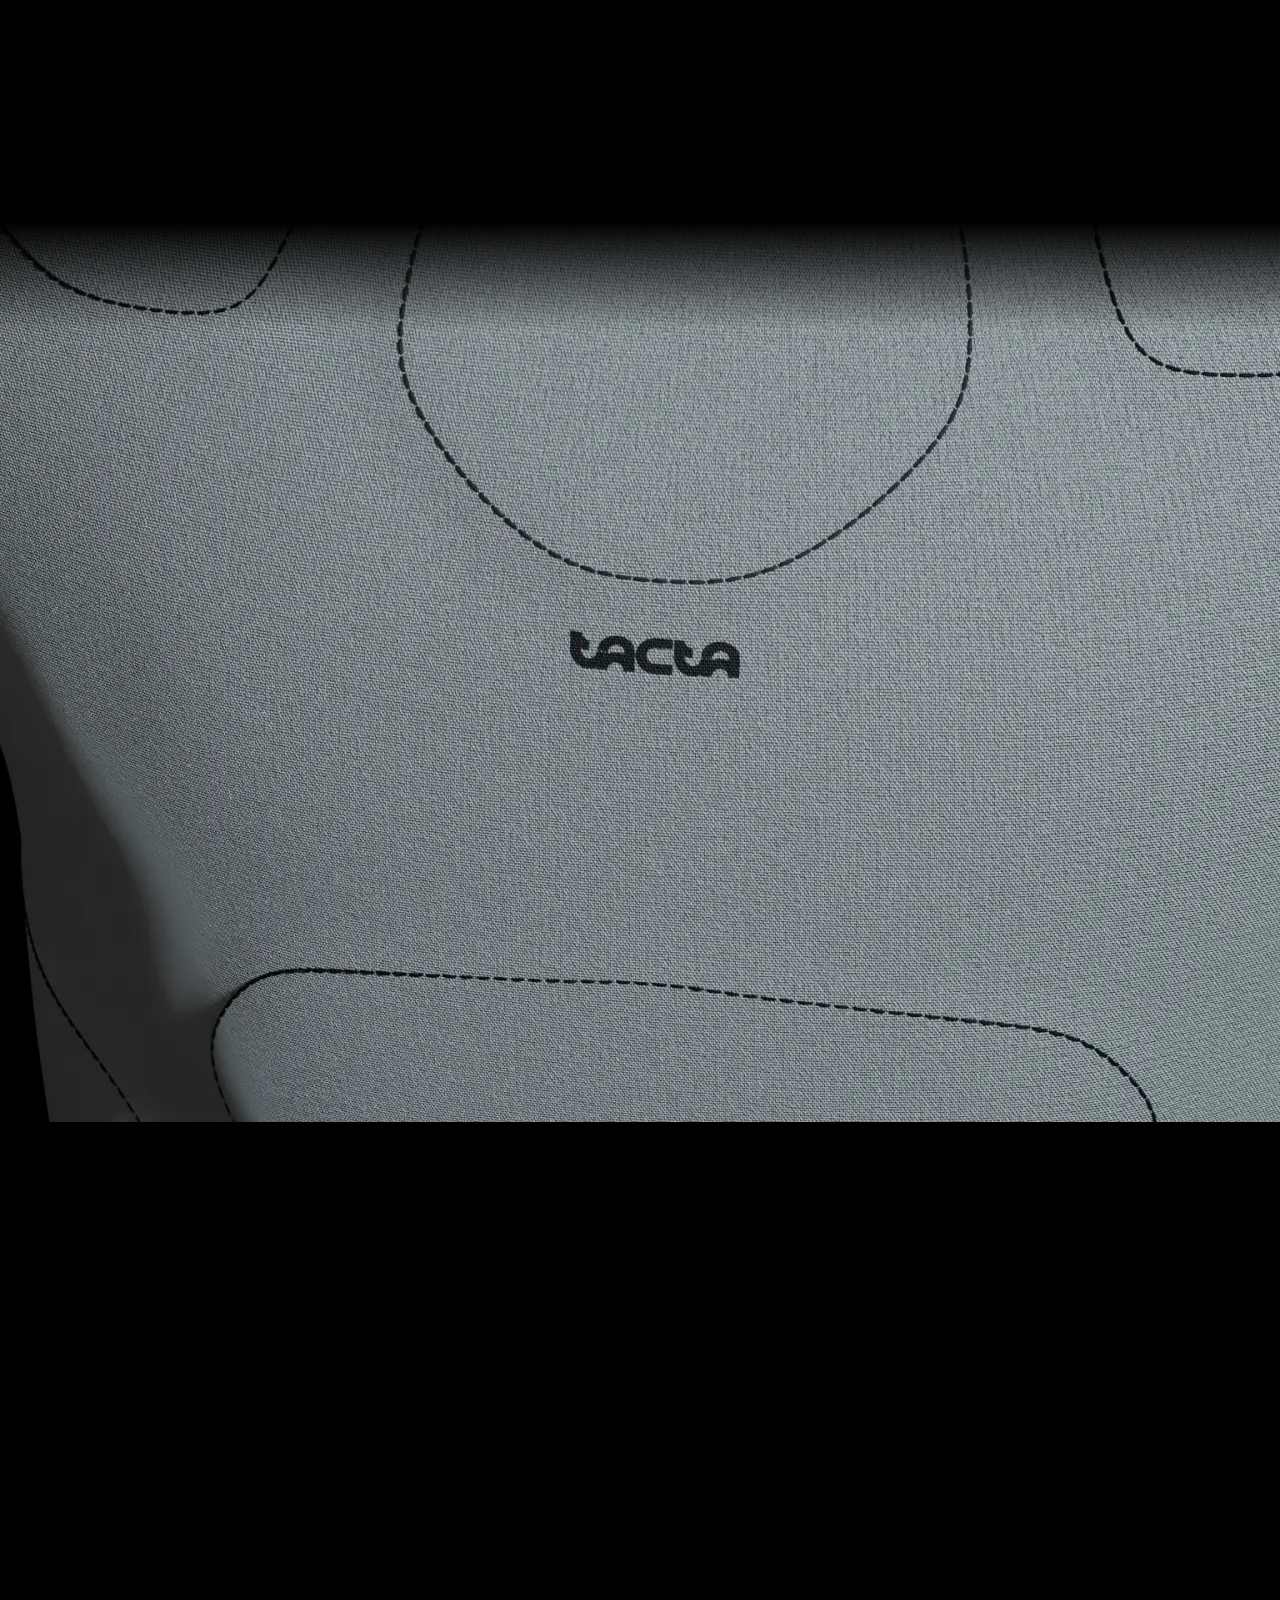
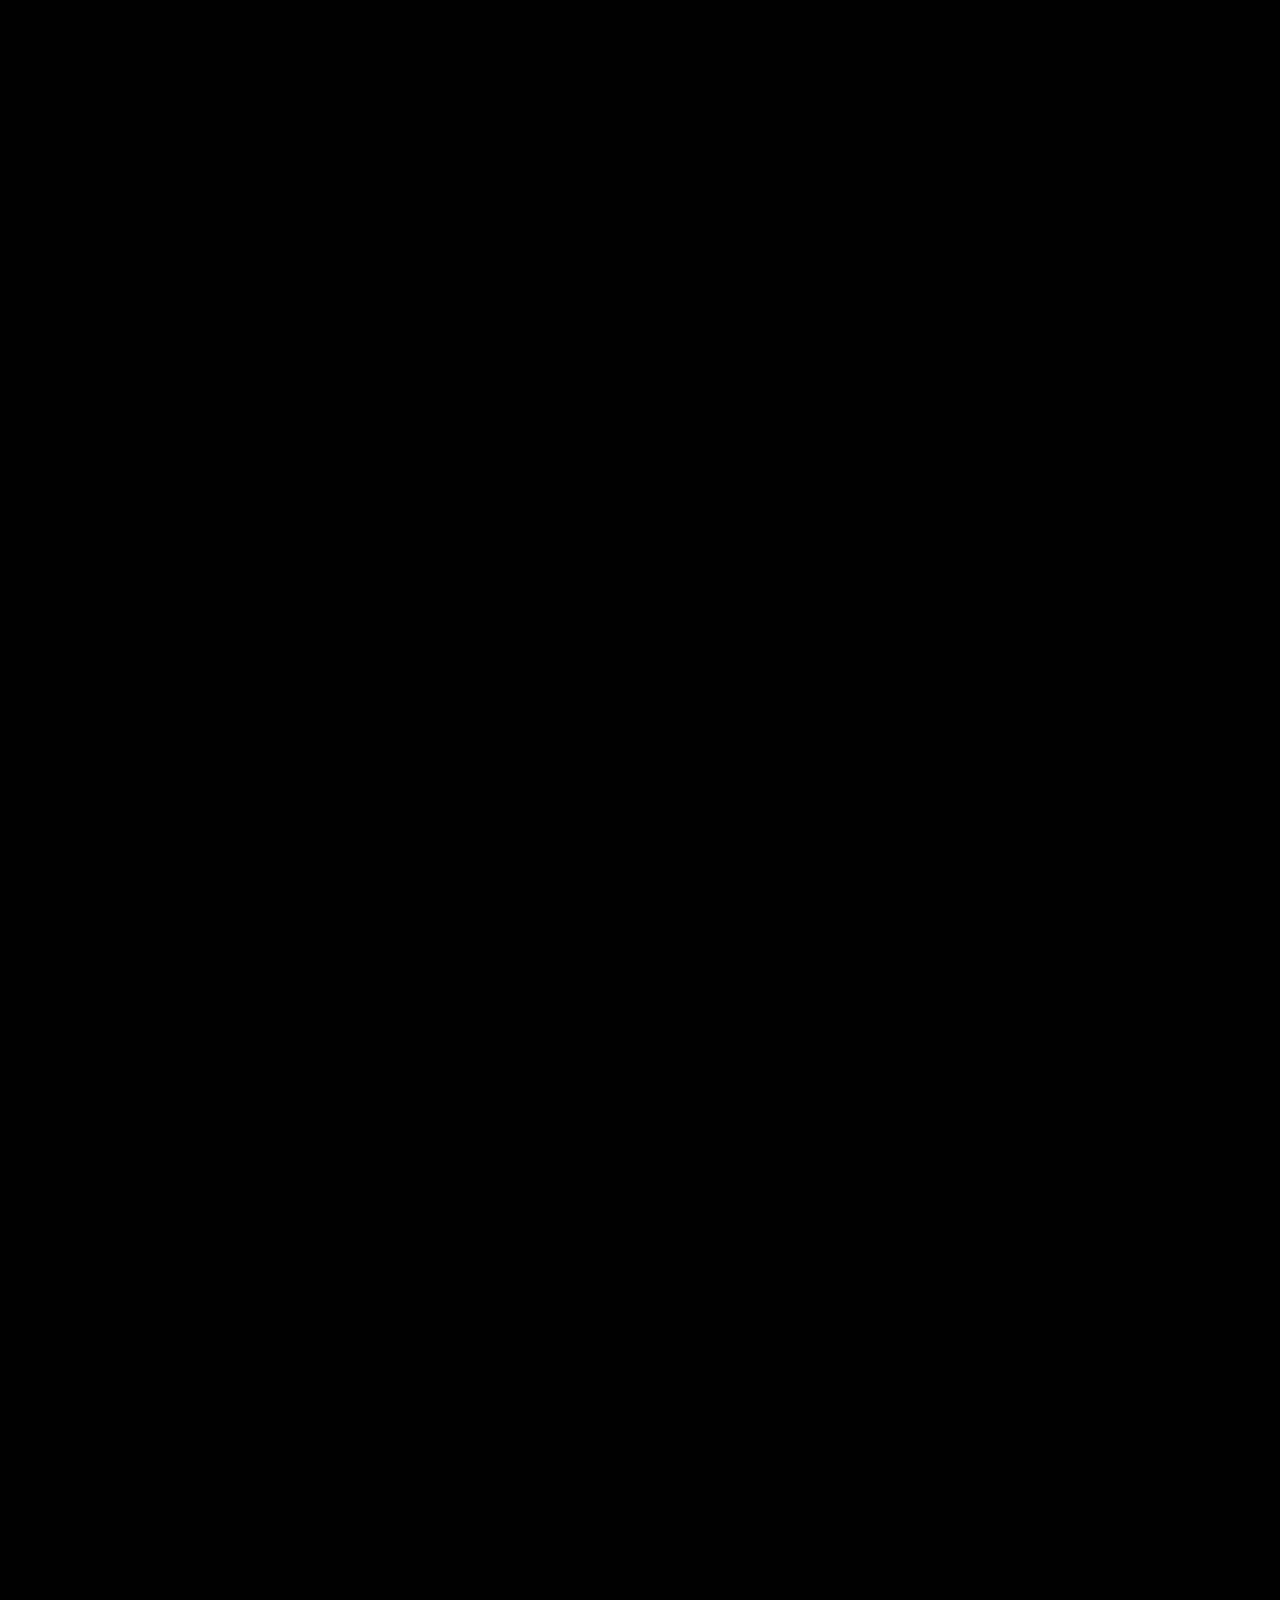
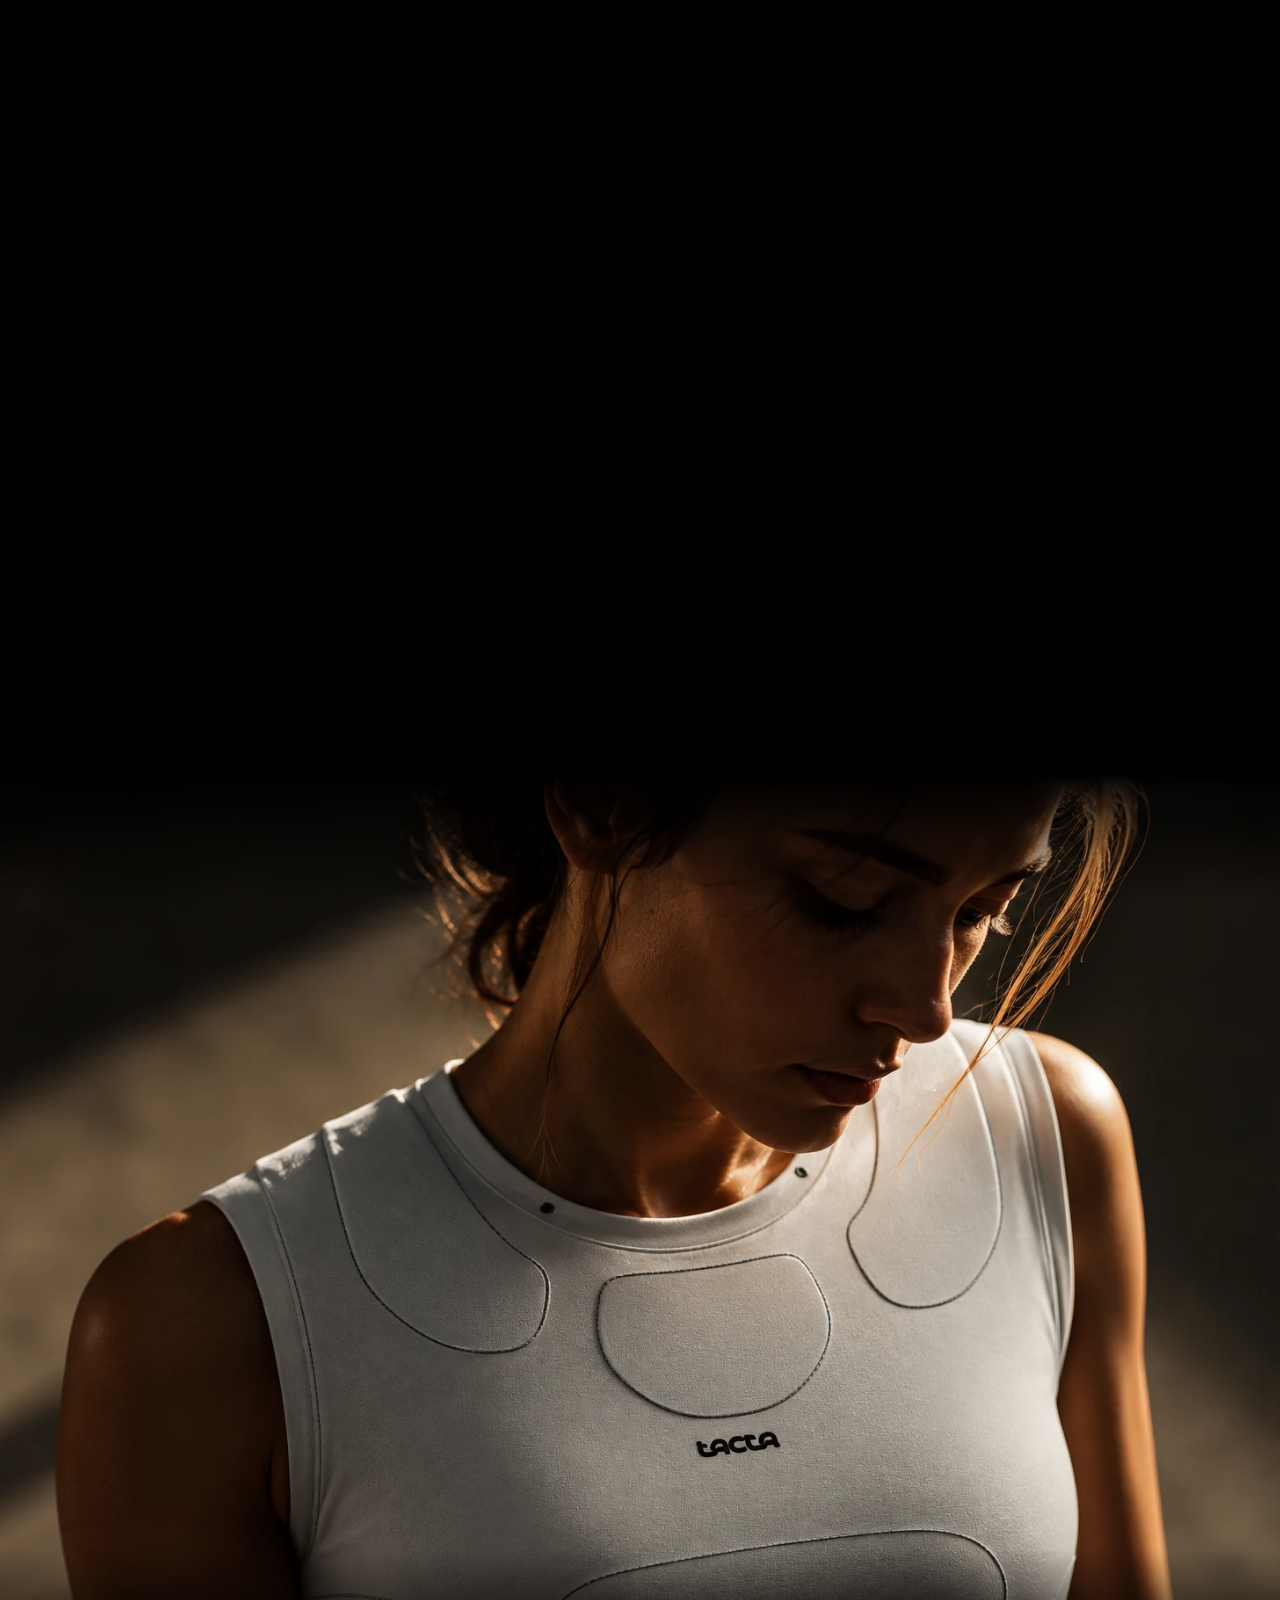
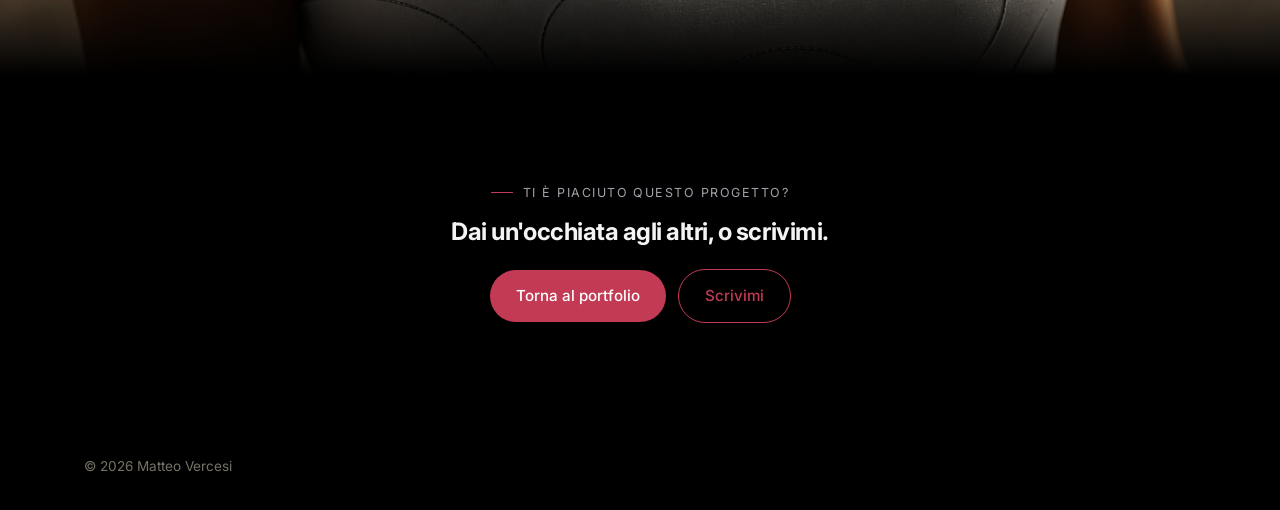
<file: tacta.html>
<!doctype html>
<html lang="it" style="background:#000;">
<head>
<meta charset="UTF-8" />
<meta name="viewport" content="width=device-width, initial-scale=1, viewport-fit=cover" />
<meta name="theme-color" content="#000000" />
<meta name="view-transition" content="same-origin" />
<script>
  if ("scrollRestoration" in history) history.scrollRestoration = "manual";
  function forceScrollTop() {
    window.scrollTo(0, 0);
    if (location.hash) history.replaceState(null, "", location.pathname + location.search);
  }
  forceScrollTop();
  window.addEventListener("load", forceScrollTop);
  window.addEventListener("pageshow", forceScrollTop);
</script>
<title>Tacta — Matteo Vercesi</title>
<meta name="description" content="Tacta — Wearable Multisensory Experience. Una maglia che converte il suono in vibrazioni, per un’esperienza musicale inclusiva e condivisa." />

<link rel="icon" href="assets/favicon.svg" type="image/svg+xml" />

<link rel="preconnect" href="https://fonts.googleapis.com" />
<link rel="preconnect" href="https://fonts.gstatic.com" crossorigin />
<link href="https://fonts.googleapis.com/css2?family=Inter:wght@400;500;600;700;800&display=swap" rel="stylesheet" />

<link rel="stylesheet" href="css/style.css" />
</head>
<body style="background:#000;">

<nav class="nav" id="nav">
  <a href="index.html#top" class="nav__logo">
    <svg class="nav__logo-mark" viewBox="17 23 46 25" xmlns="http://www.w3.org/2000/svg" fill="none" aria-hidden="true">
      <g clip-path="url(#navLogoClip)">
        <path d="M50.6555 46.7805C50.2432 46.8773 49.8309 46.9664 49.416 47.0504C49.0139 47.1344 48.6145 47.2108 48.2099 47.2795C48.1841 47.2871 48.1584 47.2897 48.13 47.2948C47.6455 47.3813 47.1585 47.4577 46.6714 47.5264C42.842 48.0738 38.9481 48.1476 35.1031 47.7479C34.629 47.6996 34.1574 47.6436 33.6858 47.5799C33.6832 47.5799 33.6806 47.5799 33.6806 47.5799C33.2657 47.5264 32.8534 47.4653 32.4436 47.3992C31.9643 47.3228 31.4876 47.2362 31.0108 47.1446C30.5727 47.0606 30.1372 46.9689 29.7017 46.8722H29.6991C29.578 46.8442 29.4543 46.8162 29.3332 46.7882C29.06 46.722 28.7765 46.6507 28.4802 46.5718C23.6044 45.2581 16.0305 41.9689 17.1026 36.1492C18.0947 32.338 22.5092 30.4083 26.6556 29.5275C26.3876 29.9883 26.1428 30.4592 25.9289 30.9429C23.522 32.1064 20.1538 33.9979 19.7698 36.6176C19.6873 38.9954 22.5762 40.6629 25.5037 41.7271C25.7691 41.8212 26.032 41.9129 26.2948 41.9995C26.568 42.0886 26.8412 42.1751 27.1092 42.254C27.8488 42.473 28.5523 42.6537 29.1708 42.7963C29.2507 42.8141 29.328 42.8319 29.4053 42.8498C29.5161 42.8752 29.6244 42.8981 29.7275 42.9185C29.7996 42.9363 29.8718 42.9516 29.9413 42.9643H29.9465C29.9877 42.9745 30.0264 42.9821 30.0676 42.9898C30.1089 43 30.1501 43.0076 30.1913 43.0152C30.3666 43.0483 30.5418 43.0814 30.7196 43.112C36.9947 44.2398 43.5403 44.2067 49.7999 43.0203C50.1839 42.9389 50.5679 42.8549 50.9545 42.7657C51.2199 42.7021 51.4853 42.6385 51.7508 42.5723C51.7843 42.5646 51.8152 42.557 51.8487 42.5468C52.1115 42.4806 52.377 42.4093 52.6398 42.3355C54.7401 41.7449 56.7734 40.9353 58.4974 39.642C61.2883 37.5112 60.3812 35.2225 57.9253 33.2647C56.2193 31.9231 54.2144 30.9251 52.1399 30.1003C51.9878 29.8024 51.8203 29.5096 51.6477 29.2271C66.6511 31.4496 67.2439 42.7683 50.6555 46.7805Z" fill="currentColor"/>
        <path d="M26.4134 31.4164C26.5397 31.116 26.6814 30.8207 26.8309 30.5304C27.037 30.1307 27.2612 29.7412 27.5061 29.3619C27.6658 29.1124 27.8359 28.8706 28.0137 28.6312C28.2405 28.3232 28.4828 28.0228 28.7405 27.73C34.7398 20.953 45.2206 21.7041 50.3205 28.4174C50.4932 28.6414 50.6581 28.8756 50.8153 29.1124C50.9519 29.3186 51.0833 29.5274 51.207 29.7412C51.3745 30.0187 51.5291 30.3064 51.676 30.6017C51.8255 30.9021 51.9647 31.2102 52.0961 31.5258C53.4774 34.8074 53.449 38.5472 52.1657 41.8059C52.1167 41.8186 52.0703 41.8313 52.0239 41.8441C53.4568 37.6358 52.3873 32.8064 49.0423 29.6547C48.6557 29.2906 48.2383 28.9495 47.7924 28.6338C47.5682 28.4709 47.3415 28.3181 47.1095 28.1755C43.2801 25.7977 38.3811 25.8868 34.6419 28.0915C34.2785 28.3054 33.928 28.5396 33.5878 28.7967C32.9565 29.2652 32.3715 29.8049 31.8432 30.4108C28.944 33.6058 28.1864 38.2748 29.6501 42.2514C29.4028 42.2005 29.1554 42.1419 28.908 42.0834C28.1967 41.9103 27.4829 41.7142 26.7871 41.4953C26.5242 41.4113 26.2613 41.3247 26.0036 41.2331C24.9058 38.0304 25.0785 34.5146 26.4134 31.4164Z" fill="currentColor"/>
      </g>
      <defs>
        <clipPath id="navLogoClip"><rect width="46" height="25" fill="white" transform="translate(17 23)"/></clipPath>
      </defs>
    </svg>
    <span class="nav__logo-text">Matteo Vercesi</span>
  </a>
  <div class="nav__center">
    <a class="nav__pill" href="index.html#work">Lavoro</a>
    <a class="nav__pill" href="index.html#about">Chi sono</a>
    <a class="nav__pill" href="mailto:matteo.vercesi05@gmail.com">Contatti</a>
  </div>
  <div class="nav__cta">
    <a class="btn ghost" href="mailto:matteo.vercesi05@gmail.com"><span>Scrivimi</span></a>
    <div class="nav__icons">
      <a class="nav__icon" href="index.html#work" aria-label="Lavoro">
        <svg viewBox="0 0 24 24" fill="none" stroke="currentColor" stroke-width="1.7" stroke-linecap="round" stroke-linejoin="round" aria-hidden="true"><rect x="3" y="7.5" width="18" height="12" rx="2.5"/><path d="M8.5 7.5V6a2 2 0 0 1 2-2h3a2 2 0 0 1 2 2v1.5"/><path d="M3 12.5h18"/></svg>
      </a>
      <a class="nav__icon" href="index.html#about" aria-label="Chi sono">
        <svg viewBox="0 0 24 24" fill="none" stroke="currentColor" stroke-width="1.7" stroke-linecap="round" stroke-linejoin="round" aria-hidden="true"><circle cx="12" cy="8" r="3.6"/><path d="M4.5 20c0-4.2 3.4-6.8 7.5-6.8s7.5 2.6 7.5 6.8"/></svg>
      </a>
      <a class="nav__icon" href="mailto:matteo.vercesi05@gmail.com" aria-label="Contatti">
        <svg viewBox="0 0 24 24" fill="none" stroke="currentColor" stroke-width="1.7" stroke-linecap="round" stroke-linejoin="round" aria-hidden="true"><rect x="3" y="5.5" width="18" height="13" rx="2.5"/><path d="M4 7.5l7.3 5.8a1.2 1.2 0 0 0 1.4 0L20 7.5"/></svg>
      </a>
    </div>
  </div>
</nav>

<div class="scroll-sentinel" id="scrollSentinel" aria-hidden="true"></div>
<div class="top-scrim" aria-hidden="true"></div>

<main id="top" style="--project-accent:#c23a53;">

  <!-- ============ HERO ============ -->
  <header class="project-hero project-hero--bg theme-dark" style="--project-accent:#c23a53; --bg:#000;">
    <img class="project-hero__bg" src="assets/tacta-hero.webp" srcset="assets/tacta-hero-mobile.webp 1290w, assets/tacta-hero.webp 2000w" sizes="100vw" alt="Modello che indossa la maglia Tacta, illuminazione drammatica su fondo nero" fetchpriority="high">
    <div class="project-hero__scrim" aria-hidden="true"></div>
    <div class="container">
      <h1 class="project-hero__logo"><img src="assets/logo-tacta-white.svg" alt="Tacta"></h1>
      <p class="project-hero__payoff">Wearable Multisensory Experience</p>
    </div>
  </header>

  <!-- ============ STATEMENT ============ -->
  <section class="statement theme-dark reveal" style="--bg:#000;">
    <div class="container statement__inner">
      <span class="eyebrow">Il progetto</span>
      <h2 class="statement__headline">Il suono diventa vibrazione.</h2>
      <p class="statement__body">Tacta nasce attorno al concetto di movimento: una maglia che converte il suono in vibrazione, per un’esperienza musicale <strong>inclusiva e condivisa</strong> — vissuta con tutto il corpo. <em>“Enjoy the beat. Touch the noise.”</em></p>
      <dl class="project__meta statement__meta">
        <div>
          <dt>Il mio ruolo</dt>
          <div class="badge-row">
            <span class="badge accent">Art Direction</span>
            <span class="badge accent">3D Visual</span>
            <span class="badge accent">Strategia</span>
          </div>
        </div>
        <div>
          <dt>Strumenti</dt>
          <div class="badge-row">
            <span class="badge">Illustrator</span>
            <span class="badge">Blender</span>
          </div>
        </div>
      </dl>
    </div>
  </section>

  <!-- ============ COLORS ============ -->
  <section class="project-colors project-colors--hero theme-dark reveal" style="--bg:#000;">
    <div class="container">
      <span class="eyebrow" style="justify-content:center;">Colori</span>
      <h2 style="margin-top:16px;">Tre colori. Stesso carattere.</h2>
      <img class="project-colors__img project-colors__img--large" src="assets/tacta-04.webp" alt="Tacta, le tre varianti colore della maglia: bordeaux, blu navy e panna" loading="lazy">
      <div class="swatches">
        <div class="swatch"><span class="swatch__dot" style="background:#75141E;"></span><span class="swatch__name">Bordeaux</span></div>
        <div class="swatch"><span class="swatch__dot" style="background:#1A1E23;"></span><span class="swatch__name">Blu Navy</span></div>
        <div class="swatch"><span class="swatch__dot" style="background:#BCB399;"></span><span class="swatch__name">Panna</span></div>
      </div>
    </div>
  </section>

  <!-- ============ DETAIL ============ -->
  <section class="project-detail theme-dark reveal" style="--bg:#000;">
    <div class="container project-detail__grid">
      <img class="project-detail__img" src="assets/tacta-02.webp" alt="Dettaglio ravvicinato della patch con gli attuatori integrati nel tessuto di Tacta" loading="lazy">
      <div class="project-detail__text">
        <span class="eyebrow">Dettaglio</span>
        <h2 class="project-detail__headline">Dal collo alla pelle, in tempo reale.</h2>
        <p class="project-detail__body">Il suono arriva via Bluetooth oppure captato dai quattro microfoni integrati nel colletto, e viene convertito all'istante in vibrazione. Un sistema di attuatori, distribuito in punti strategici del corpo, restituisce il ritmo come sensazione fisica: la musica non si ascolta soltanto, si sente addosso.</p>
      </div>
    </div>
  </section>

  <!-- ============ DETAIL VIDEO (scroll-scrubbed) ============ -->
  <section class="project-scrollvid theme-dark reveal" style="--bg:#000;">
    <div class="project-scrollvid__stage" id="tactaScrollVid" data-frame-count="33" data-frame-base="assets/tacta-detail-frames/frame_">
      <div class="project-scrollvid__sticky">
        <img class="project-scrollvid__canvas" id="tactaScrollVidImg" alt="Ripresa ravvicinata del tessuto e degli attuatori di Tacta, animata">
      </div>
    </div>
  </section>

  <!-- ============ COMUNICAZIONE ============ -->
  <section class="project-fullbleed theme-dark reveal" style="--bg:#000;">
    <img class="project-fullbleed__img" src="assets/tacta-03.webp" alt="Primo piano di una modella che indossa la maglia bianca Tacta all'aperto, in controluce" loading="lazy">
  </section>

  <!-- ============ CLOSING CTA ============ -->
  <section class="project-cta theme-dark reveal" style="--bg:#000; --project-accent:#c23a53;">
    <div class="container">
      <span class="eyebrow">Ti è piaciuto questo progetto?</span>
      <h2 style="margin-top:16px;">Dai un'occhiata agli altri, o scrivimi.</h2>
      <div class="project-cta__actions">
        <a class="btn accent" href="index.html#work"><span>Torna al portfolio</span></a>
        <a class="btn outline" href="mailto:matteo.vercesi05@gmail.com"><span>Scrivimi</span></a>
      </div>
    </div>
  </section>

</main>

<footer>
  <div class="container footer__inner">
    <span>© <span id="year"></span> Matteo Vercesi</span>
  </div>
</footer>

<script src="js/main.js"></script>
<script src="js/project.js"></script>
</body>
</html>
</file>
<file: css/style.css>
/* ==========================================================================
   Matteo Vercesi — Product Design Portfolio
   ========================================================================== */

:root {
  /* Base palette — warm paper, light editorial theme */
  --bg: #ffffff;
  --bg-elevated: #f1efe9;
  --bg-card: #ffffff;
  --line: rgba(20, 19, 15, 0.15);
  --line-strong: rgba(20, 19, 15, 0.26);

  --text: #17160f;
  --text-muted: #6f6d63;
  --text-dim: #757266;

  --accent: #2554d1;
  --accent-soft: rgba(37, 84, 209, 0.08);

  /* Per-project accents (overridden per section via inline style) */
  --project-accent: var(--accent);
  --project-accent-soft: var(--accent-soft);

  /* Glassmorphism surface tokens */
  --glass-bg: rgba(255, 255, 255, 0.5);
  --glass-bg-strong: rgba(255, 255, 255, 0.68);
  --glass-border: rgba(255, 255, 255, 0.65);
  --glass-blur: 22px;
  --glass-highlight: inset 0 1px 1px rgba(255, 255, 255, 0.55);

  /* One sans-serif system throughout, matching the hero headline - the
     earlier Fraunces serif/italic voice was dropped for a consistent,
     apple.com-style typographic system instead of mixing the two. */
  --font-display: "Inter", "Helvetica Neue", Arial, sans-serif;
  --font-body: "Inter", "Helvetica Neue", Arial, sans-serif;
  --font-mono: "Inter", "Helvetica Neue", Arial, sans-serif;

  --ease: cubic-bezier(0.16, 1, 0.3, 1);
  /* Reserved for short, tactile micro-interactions (button press, toggle,
     badge hover, modal open) - a slight overshoot rather than the calm
     content-reveal --ease above. Always paired with 2D transforms only
     (scale/translate/opacity) - never combined with a 3D transform on an
     overflow:hidden + mix-blend-mode element, the exact combination that
     made the project cards and portrait frame vanish on hover earlier. */
  --spring: cubic-bezier(0.34, 1.56, 0.64, 1);
  --dur-fast: 200ms;
  --dur: 400ms;
  --dur-slow: 700ms;

  --container: 1240px;
  --gutter: clamp(20px, 5vw, 64px);
}

@media (max-width: 600px) {
  /* backdrop-filter blur cost scales with radius - a lighter blur here
     trims GPU/compositing load specifically on the phones where Safari's
     memory-pressure reload actually happens, without changing the desktop
     glass look. */
  :root {
    --glass-blur: 10px;
  }
}

/* ---------- Dark band ----------
   Apple product pages aren't single-theme top to bottom - the theme itself
   is a storytelling beat, dropping into a darker, moodier section and back.
   .theme-dark is scoped to a wrapper (About -> Timeline -> Closing CTA),
   not the whole <body>, so the same variables just repaint for that one
   band while Hero/Work/Approach stay on the light root palette above it. */
.theme-dark {
  --bg: #0a0a0b;
  --bg-elevated: #131316;
  --bg-card: #17171b;
  --line: rgba(244, 244, 245, 0.1);
  --line-strong: rgba(244, 244, 245, 0.2);

  --text: #f4f4f5;
  --text-muted: #a1a1aa;
  --text-dim: #86848c;

  --accent: #4d7dff;
  --accent-soft: rgba(77, 125, 255, 0.16);

  --glass-bg: rgba(32, 32, 36, 0.45);
  --glass-bg-strong: rgba(32, 32, 36, 0.62);
  --glass-border: rgba(244, 244, 245, 0.14);

  background: var(--bg);
  color: var(--text);
}

/* ---------- Reset ---------- */
*,
*::before,
*::after {
  box-sizing: border-box;
  margin: 0;
  padding: 0;
}

html {
  scroll-behavior: smooth;
  -webkit-text-size-adjust: 100%;
  /* On iOS Safari, flinging back up to the top of a long page overshoots
     into the rubber-band bounce - without this, that overscroll chains up
     to Safari's own pull-to-refresh gesture, which reloads the whole page
     (seen as the hero/projects "restarting"). contain lets the page keep
     its own bounce feel locally without handing the gesture to the browser
     chrome above it. */
  overscroll-behavior-y: contain;
}

@media (prefers-reduced-motion: reduce) {
  html {
    scroll-behavior: auto;
  }
  *,
  *::before,
  *::after {
    animation-duration: 0.01ms !important;
    animation-iteration-count: 1 !important;
    transition-duration: 0.01ms !important;
    scroll-behavior: auto !important;
  }
  /* The browser's own view-transition pseudo-elements sit outside the
     normal DOM, so the universal * selector above doesn't reliably reach
     them - named explicitly here as a safety net. */
  ::view-transition-old(root),
  ::view-transition-new(root) {
    animation-duration: 0.01ms !important;
  }
}

/* Cross-document view transitions between index.html and the project
   pages (see <meta name="view-transition"> in each <head>) - a plain
   crossfade, ignored entirely by browsers that don't support it yet, so
   navigation there just stays instant as it always was. */
::view-transition-old(root),
::view-transition-new(root) {
  animation-duration: 220ms;
  animation-timing-function: var(--ease);
}

body {
  background: var(--bg);
  color: var(--text);
  font-family: var(--font-body);
  font-size: 16px;
  line-height: 1.6;
  min-height: 100vh;
  position: relative;
  overflow-x: hidden;
  overscroll-behavior-y: contain;
}

img {
  max-width: 100%;
  display: block;
}

a {
  color: inherit;
  text-decoration: none;
}

ul {
  list-style: none;
}

button {
  font: inherit;
  color: inherit;
  background: none;
  border: none;
  cursor: pointer;
}

h1, h2, h3, h4 {
  font-family: var(--font-display);
  font-weight: 700;
  line-height: 1.08;
  letter-spacing: -0.02em;
}

::selection {
  background: var(--text);
  color: var(--bg);
}

:focus-visible {
  outline: 2px solid var(--accent);
  outline-offset: 3px;
  border-radius: 2px;
}

/* Smoother "squircle" corners on the main rounded shapes (progressive enhancement,
   ignored gracefully where the browser doesn't support it yet) */
.btn,
.nav,
.glass-frame,
.swatch,
.swatch__dot,
.badge,
.toast {
  corner-shape: superellipse(2);
}

.container {
  max-width: var(--container);
  margin-inline: auto;
  padding-inline: var(--gutter);
}

.eyebrow {
  display: inline-flex;
  align-items: center;
  gap: 10px;
  font-family: var(--font-mono);
  font-size: 0.78rem;
  letter-spacing: 0.12em;
  text-transform: uppercase;
  color: var(--text-muted);
}

.eyebrow::before {
  content: "";
  width: 22px;
  height: 1px;
  background: var(--project-accent);
}

/* ---------- Buttons ---------- */
.btn {
  --btn-bg: var(--text);
  --btn-fg: var(--bg);
  display: inline-flex;
  align-items: center;
  gap: 10px;
  padding: 14px 26px;
  min-height: 44px;
  border-radius: 100px;
  font-family: var(--font-body);
  font-weight: 500;
  font-size: 0.95rem;
  background: var(--btn-bg);
  color: var(--btn-fg);
  cursor: pointer;
  transition: transform var(--dur-fast) var(--spring), opacity var(--dur-fast) var(--ease);
}

.btn:hover {
  transform: translateY(-2px);
  opacity: 0.88;
}

.btn:active {
  transform: scale(0.96);
}

/* Used only by the nav's "Scrivimi" CTA - no glass box of its own, just an
   outline in the same adaptive --nav-fg color as the rest of the bar, so it
   doesn't read as a separate frame floating over the transparent nav. */
.btn.ghost {
  --btn-bg: transparent;
  --btn-fg: var(--nav-fg);
  padding: 7px 16px;
  min-height: auto;
  font-size: 0.88rem;
  border: 1.5px solid var(--nav-fg);
  background: transparent;
  opacity: 0.85;
}

.btn.ghost:hover {
  opacity: 1;
}

/* apple.com's primary/secondary pill pair: a solid accent-colored pill next
   to a plain outline one, both the same shape as .btn - used for the hero's
   two-button row. */
.btn.accent {
  --btn-bg: var(--accent);
  --btn-fg: #fff;
}

.btn.outline {
  --btn-bg: transparent;
  --btn-fg: var(--accent);
  border: 1.5px solid var(--accent);
}

.btn.outline:hover {
  background: var(--accent-soft);
  opacity: 1;
}

.btn svg {
  width: 15px;
  height: 15px;
  transition: transform var(--dur-fast) var(--ease);
}

.btn:hover svg {
  transform: translate(3px, 0);
}

/* ---------- Navbar ----------
   No background/border of its own - it reads through to whatever section
   is scrolled underneath. --nav-fg flips between dark and light (see
   .nav--on-dark below, toggled by main.js from the actual section behind
   the bar) so its text and logo stay readable over both bands. A flat
   toggled color is used instead of mix-blend-mode: difference, which
   rendered inconsistently (washed out, and mis-composited on scroll) for
   a position:fixed bar in testing here. */
.nav {
  position: fixed;
  top: 0;
  left: 0;
  right: 0;
  z-index: 100;
  display: grid;
  /* Each direct child is pinned to its column explicitly (see .nav__logo,
     .nav__center, .nav__cta below) rather than relying on source-order
     auto-placement: .nav__center is display:none below 880px, and a hidden
     grid item is dropped from placement entirely, which without an explicit
     column would shift .nav__cta into the middle track instead of the last
     one - leaving it stranded left-of-center with the real last column empty
     on its right. */
  grid-template-columns: 1fr auto 1fr;
  align-items: center;
  height: 44px;
  /* env() falls back to 0px on any browser that doesn't support it (this
     whole rule is a no-op there), and only actually adds space on a
     notched/Dynamic-Island iPhone in landscape, where that cutout sits to
     one side instead of centered - without it the logo/menu button can end
     up tucked under it instead of clear of it. The extra +10px goes beyond
     the raw safe-area value on purpose: that value marks where the cutout
     itself ends, not a comfortable touch-target distance from it. */
  padding-inline: max(18px, calc(env(safe-area-inset-left) + 10px)) max(18px, calc(env(safe-area-inset-right) + 10px));
  --nav-fg: #17160f;
  transition: transform var(--dur) var(--ease);
}

.nav.nav--on-dark {
  --nav-fg: #f4f4f5;
}

/* Project pages only: the bar slides fully out of view once scrolled. */
.nav.is-hidden {
  transform: translateY(-100%);
}

/* A 1px, out-of-flow marker sitting just below the page's very top - purely
   an IntersectionObserver target (see main.js), not a visible element. Set
   a little below y:0 (instead of right at it) so a stray pixel of scroll
   bounce doesn't flicker the navbar in and out. */
.scroll-sentinel {
  position: absolute;
  top: 24px;
  left: 0;
  width: 1px;
  height: 1px;
  pointer-events: none;
}

/* Project pages: a fixed scrim pinned to the true top of the screen,
   behind the notch/Dynamic-Island cutout. Whatever scrolls up underneath
   it - any section, any photo - fades into it instead of butting up
   against the cutout with a hard edge: the same top vignette apple.com's
   own mobile site uses so a scrolled photo dissolves into the page
   rather than meeting the status bar with a hard edge. Sits below the
   nav's own z-index but above page content; env() height means it's just
   a small constant on non-notch devices instead of doing nothing useful. */
.top-scrim {
  position: fixed;
  top: 0;
  left: 0;
  right: 0;
  height: calc(env(safe-area-inset-top, 0px) + 40px);
  background: linear-gradient(to bottom, rgba(0, 0, 0, 0.88), rgba(0, 0, 0, 0));
  z-index: 99;
  pointer-events: none;
}

/* Revo Bike only: same scrim, toned to its own light background instead
   of black. */
.top-scrim--light {
  background: linear-gradient(to bottom, rgba(245, 245, 247, 0.92), rgba(245, 245, 247, 0));
}

/* Home page only: a persistent glass panel instead of the transparent bar
   that just reads through to whatever's scrolled underneath - light tint,
   strong blur, thin bright border, the same liquid-glass material used
   throughout the nav. */
.nav--glass {
  background: rgba(255, 255, 255, 0.16);
  backdrop-filter: blur(28px) saturate(180%);
  -webkit-backdrop-filter: blur(28px) saturate(180%);
  border-bottom: 1px solid rgba(255, 255, 255, 0.3);
  /* Stretches the glass panel itself up behind the notch/Dynamic-Island
     cutout instead of leaving that strip as flat html/body background -
     one continuous blurred surface instead of a hard seam between "glass"
     and "plain page color" right above it. box-sizing:border-box (global
     reset) keeps the actual nav row at a true 44px: the inset just adds
     onto the total height as extra padding above the content. */
  height: calc(44px + env(safe-area-inset-top, 0px));
  padding-top: env(safe-area-inset-top, 0px);
}

/* An extra, stronger fade layered on top of the glass panel's own uniform
   tint, but only across the true status-bar strip (safe-area-inset-top)
   behind the clock/battery - same idea as apple.com's own status-bar
   scrim: content is more dissolved right behind the icons and clears up
   as it moves down into the visible bar/page, rather than being tinted
   evenly across the whole bar the way the base glass panel is. Height is
   0 (invisible, no-op) on any non-notch device. */
.nav--glass::before {
  content: "";
  position: absolute;
  top: 0;
  left: 0;
  right: 0;
  height: env(safe-area-inset-top, 0px);
  background: linear-gradient(to bottom, rgba(255, 255, 255, 0.85), rgba(255, 255, 255, 0));
  pointer-events: none;
}

.nav__logo {
  font-family: var(--font-display);
  font-weight: 500;
  font-size: 0.92rem;
  letter-spacing: -0.01em;
  display: flex;
  align-items: center;
  gap: 6px;
  cursor: pointer;
  grid-column: 1;
  justify-self: start;
  /* No color transition: animating a color derived from --nav-fg on a
     position:fixed bar occasionally lagged behind fast scroll (it's not
     a GPU-accelerated property like the bar's own transform), so the
     light/dark flip now snaps instantly instead. */
  color: var(--nav-fg);
}

.nav__logo-mark {
  height: 15px;
  width: auto;
  flex-shrink: 0;
}

.nav__center {
  display: flex;
  align-items: center;
  gap: 26px;
  grid-column: 2;
  justify-self: center;
}

/* Plain-text anchor links (single-page nav, scrolling to a section - not a
   page destination) rather than the earlier icon+label pills, which existed
   specifically for a two-page choice that no longer exists. */
.nav__pill {
  position: relative;
  padding: 6px 4px;
  font-family: var(--font-body);
  font-weight: 500;
  font-size: 0.8rem;
  /* color intentionally untransitioned - see .nav__logo above. */
  color: var(--nav-fg);
  opacity: 0.72;
  transition: opacity var(--dur-fast) var(--ease);
}

.nav__pill::after {
  content: "";
  position: absolute;
  left: 4px;
  right: 4px;
  bottom: 2px;
  height: 1px;
  background: currentColor;
  transform: scaleX(0);
  transform-origin: left;
  transition: transform var(--dur-fast) var(--ease);
}

.nav__pill:hover,
.nav__pill:focus-visible {
  opacity: 1;
}

.nav__pill:hover::after,
.nav__pill:focus-visible::after {
  transform: scaleX(1);
}

.nav__cta {
  display: flex;
  align-items: center;
  grid-column: 3;
  justify-self: end;
  gap: 8px;
}

/* Apple's own nav CTA reads much smaller than a page-level button - this
   overrides the shared .btn sizing just inside the nav rather than
   shrinking .btn itself, which is used at full size everywhere else on
   the site (hero CTAs, closing CTAs, etc). */
.nav__cta .btn {
  padding: 6px 14px;
  font-size: 0.78rem;
}

/* Three plain icon links replace the hamburger + dropdown outright: no
   disclosure state to manage, no floating panel to keep legible over
   whatever content sits behind it - just three simple SF-Symbols-style
   glyphs sitting directly in the bar, the way Apple's own compact nav
   bars (e.g. Music, Podcasts on iPhone) show destinations as icons
   rather than hiding them behind a toggle. */
.nav__icons {
  display: none;
  align-items: center;
  gap: 2px;
}

.nav__icon {
  display: flex;
  align-items: center;
  justify-content: center;
  width: 34px;
  height: 34px;
  color: var(--nav-fg);
  opacity: 0.68;
  transition: opacity var(--dur-fast) var(--ease), transform var(--dur-fast) var(--ease);
}

.nav__icon svg {
  width: 19px;
  height: 19px;
}

.nav__icon:hover,
.nav__icon:focus-visible {
  opacity: 1;
}

.nav__icon:active {
  opacity: 1;
  transform: scale(0.88);
}

@media (max-width: 880px) {
  .nav {
    /* Same safe-area-aware formula as the base rule, just with a smaller
       floor - this was overwriting that formula outright with a flat 14px,
       which silently undid the notch/Dynamic-Island clearance on exactly
       the widths (phones) where it matters most. */
    padding-inline: max(14px, calc(env(safe-area-inset-left) + 10px)) max(14px, calc(env(safe-area-inset-right) + 10px));
  }
  .nav__center {
    display: none;
  }
  .nav__icons {
    display: flex;
  }
  .nav__logo-text {
    display: none;
  }
  .nav__cta .btn.ghost {
    display: none;
  }
}

/* ---------- Hero ----------
   Full-bleed, centered: apple.com's own hero pattern - headline, tagline,
   a small plain caption, then a pair of pill buttons, all dead-center. */
/* Full viewport on load instead of a modest padded band - the first
   thing a visitor sees is the whole screen making one confident
   statement, the same "wow" scale apple.com's own hero commands, rather
   than a few lines of text sitting in the top third of a mostly-empty
   page. Every vertical measurement below (padding, gap, portrait size,
   type size) is a dvh-aware clamp() rather than a fixed or vw-based one,
   so the whole hero always fits within one screen with nothing hidden
   below the fold, on any device - a short landscape phone gets the same
   guarantee as a tall portrait one, just at smaller values. Standing
   rule for this section: every future change to the hero has to keep
   fitting this way, not just look right on the one viewport it was
   checked on. */
.hero {
  position: relative;
  min-height: 100dvh;
  display: flex;
  align-items: center;
  padding-top: calc(56px + env(safe-area-inset-top, 0px));
  padding-bottom: clamp(16px, 4dvh, 72px);
  overflow: hidden;
}

.hero__inner {
  position: relative;
  z-index: 1;
  width: 100%;
  max-width: 720px;
  margin-inline: auto;
  text-align: center;
  display: grid;
  gap: clamp(12px, 3dvh, 48px);
}

.hero__inner .eyebrow,
.hero__actions {
  justify-content: center;
}

/* A real photo, not just type, is what actually reads as "someone's
   here" rather than a placeholder headline - the same portrait that used
   to live further down the page, promoted to the first thing visitors
   see. Large and editorial (the old about section's own 4:5 crop, not a
   small avatar) so it actually carries visual weight instead of reading
   as a modest accent. Shown before the text on mobile - the photo is the
   first thing hitting the screen, headline second - and moves beside it
   in a proper split layout once there's room (see the min-width query
   below). Sized by dvh as well as vw/px (not width alone) - on a narrow
   but short viewport, width-only sizing lets the 4:5 box grow tall
   enough to push the CTAs below the fold. */
.hero__portrait {
  order: -1;
  width: min(100%, 380px, 40dvh);
  aspect-ratio: 4 / 5;
  margin-inline: auto;
  opacity: 0;
  animation: fade-up var(--dur-slow) var(--ease) forwards;
  animation-delay: 0.32s;
}

@media (min-width: 860px) {
  .hero__inner {
    max-width: 1160px;
    grid-template-columns: 1.05fr 0.95fr;
    align-items: center;
    text-align: left;
    gap: clamp(24px, 5vw, 80px);
  }

  .hero__inner .eyebrow,
  .hero__actions {
    justify-content: flex-start;
  }

  .hero h1,
  .hero__tagline {
    margin-inline: 0;
  }

  .hero__portrait {
    order: 0;
    width: min(100%, 480px, 46dvh);
    margin-inline: 0;
    justify-self: end;
  }
}

/* Short viewport (landscape phones above all, but also a short/tablet-
   sized browser window): stacking photo-then-text the way the base rules
   do needs more vertical room than a ~350-430px-tall landscape phone
   has, no matter how much each piece shrinks. Forcing the side-by-side
   layout here trades the scarce dimension (height) for the plentiful one
   (width) instead of continuing to compress a stacked layout past the
   point it still reads well. */
@media (max-height: 600px) {
  .hero {
    padding-top: calc(48px + env(safe-area-inset-top, 0px));
    padding-bottom: clamp(10px, 3dvh, 28px);
  }

  .hero__inner {
    max-width: 920px;
    grid-template-columns: 1.1fr 0.9fr;
    align-items: center;
    text-align: left;
    gap: clamp(16px, 4vw, 48px);
  }

  .hero__inner .eyebrow,
  .hero__actions {
    justify-content: flex-start;
  }

  .hero h1,
  .hero__tagline {
    margin-inline: 0;
    max-width: none;
  }

  .hero__portrait {
    order: 0;
    width: min(30vw, 55dvh, 220px);
    margin-inline: 0;
    justify-self: end;
  }

  .hero .eyebrow {
    margin-bottom: 8px;
  }

  .hero h1 {
    font-size: clamp(1.5rem, 6dvh, 2.4rem);
    line-height: 1.1;
  }

  .hero__tagline {
    margin-top: 6px;
    font-size: clamp(0.82rem, 2.6dvh, 1rem);
  }

  .hero__actions {
    margin-top: 10px;
    gap: 10px;
  }

  .hero .btn {
    padding: 9px 18px;
    min-height: 34px;
    font-size: 0.82rem;
  }
}

/* Background: a fully white hero with a few very faint, softly blurred
   blobs instead of the earlier colored aurora wash - that version bled
   color right up to y:0, directly behind the navbar (the "interferisce
   con la navbar" the redesign avoids). These sit lower in the hero
   instead, low enough in opacity that the page still reads as plain
   white at a glance, with just a hint of depth on closer look. */
.aurora {
  position: absolute;
  inset: 0;
  z-index: 0;
  overflow: hidden;
  pointer-events: none;
}

.aurora__blob {
  position: absolute;
  width: 46vw;
  height: 46vw;
  max-width: 620px;
  max-height: 620px;
  border-radius: 50%;
  filter: blur(90px);
  animation: aurora-drift 26s ease-in-out infinite alternate;
}

.aurora__blob--a {
  top: 22%;
  left: -12%;
  background: radial-gradient(circle, rgba(37, 84, 209, 0.05), transparent 70%);
  animation-duration: 24s;
}

.aurora__blob--b {
  top: 34%;
  right: -16%;
  background: radial-gradient(circle, rgba(194, 58, 83, 0.04), transparent 70%);
  animation-duration: 30s;
  animation-delay: -6s;
}

.aurora__blob--c {
  bottom: -14%;
  left: 26%;
  width: 38vw;
  height: 38vw;
  max-width: 520px;
  max-height: 520px;
  background: radial-gradient(circle, rgba(20, 19, 15, 0.035), transparent 70%);
  animation-duration: 34s;
  animation-delay: -12s;
}

@keyframes aurora-drift {
  from {
    transform: translate(0, 0) scale(1);
  }
  to {
    transform: translate(4%, 6%) scale(1.08);
  }
}

.status-dot {
  width: 8px;
  height: 8px;
  border-radius: 50%;
  background: #2f9e56;
  box-shadow: 0 0 0 3px rgba(47, 158, 86, 0.16);
  flex-shrink: 0;
}

.hero .eyebrow {
  margin-bottom: clamp(8px, 2dvh, 18px);
  opacity: 0;
  animation: fade-up var(--dur-slow) var(--ease) forwards;
}

/* Bold sans-serif display type for the headline - apple.com's own hero
   headline is SF Pro at heavy weight with tight negative tracking, not the
   site's editorial Fraunces italic (kept further down the page as an
   accent, e.g. the closing CTA). The middle clamp() term takes whichever
   of vw/dvh is more restrictive, so a narrow phone and a short one both
   shrink this - a fixed vw-only floor stayed full-size on a short-but-
   wide window and overflowed the hero past one screen. */
.hero h1 {
  font-family: var(--font-body);
  font-weight: 700;
  font-size: clamp(2rem, min(6vw, 5.6dvh), 4.8rem);
  letter-spacing: -0.02em;
  line-height: 1.08;
  max-width: 16ch;
  margin-inline: auto;
  opacity: 0;
  animation: fade-up var(--dur-slow) var(--ease) forwards;
  animation-delay: 0.08s;
}

.hero__tagline {
  margin-top: clamp(8px, 2dvh, 16px);
  max-width: 42ch;
  margin-inline: auto;
  font-size: clamp(0.95rem, min(2.2vw, 2.3dvh), 1.4rem);
  color: var(--text-muted);
  opacity: 0;
  animation: fade-up var(--dur-slow) var(--ease) forwards;
  animation-delay: 0.16s;
}

.hero__caption {
  display: inline-flex;
  align-items: center;
  gap: 8px;
  margin-top: 14px;
  font-size: 0.92rem;
  color: var(--text-dim);
}

@keyframes fade-up {
  from {
    opacity: 0;
    transform: translateY(14px);
  }
  to {
    opacity: 1;
    transform: translateY(0);
  }
}

/* Apple's own hero CTA pattern: a solid pill + an outline pill, centered
   side by side. justify-content itself lives earlier (grouped with the
   eyebrow's) so the min-width/max-height overrides above, which come
   before this rule in the file, aren't cancelled back out by a later,
   equal-specificity declaration here. */
.hero__actions {
  display: flex;
  flex-wrap: wrap;
  align-items: center;
  gap: 16px;
  margin-top: clamp(14px, 3dvh, 28px);
  opacity: 0;
  animation: fade-up var(--dur-slow) var(--ease) forwards;
  animation-delay: 0.24s;
}

/* ---------- Section shell ---------- */
section {
  padding-block: clamp(80px, 12vw, 160px);
}

/* Supporting section: slightly tighter rhythm than the primary sections it sits between */
#approach {
  padding-block: clamp(56px, 8vw, 110px);
}

.section-head {
  display: flex;
  align-items: flex-end;
  justify-content: space-between;
  gap: 40px;
  margin-bottom: clamp(48px, 8vw, 88px);
  flex-wrap: wrap;
}

.section-head h2 {
  font-size: clamp(2.2rem, 5vw, 3.6rem);
  max-width: 640px;
}

.section-head p {
  max-width: 360px;
  color: var(--text-muted);
  font-size: 1.02rem;
}

.reveal {
  opacity: 0;
  transform: translateY(28px) scale(0.98);
  transition: opacity 0.8s var(--ease), transform 0.8s var(--spring);
}

.reveal.is-visible {
  opacity: 1;
  transform: translateY(0) scale(1);
}

/* ---------- About ---------- */
.about {
  background: var(--bg-elevated);
  border-top: 1px solid var(--line);
  border-bottom: 1px solid var(--line);
}

.glass-frame {
  /* Liquid-glass panel: a frosted, translucent pane with a bright rim
     highlight along the top edge (the "sheen" that reads as glass rather
     than a flat tinted card) sitting over a soft accent-tinted glow. */
  position: relative;
  width: 100%;
  height: 100%;
  padding: 14px;
  border-radius: 28px;
  border: 1px solid var(--glass-border);
  background:
    linear-gradient(160deg, rgba(255, 255, 255, 0.4), transparent 40%),
    linear-gradient(160deg, var(--accent-soft), transparent 55%),
    var(--glass-bg);
  backdrop-filter: blur(var(--glass-blur)) saturate(180%);
  -webkit-backdrop-filter: blur(var(--glass-blur)) saturate(180%);
  box-shadow:
    var(--glass-highlight),
    0 24px 48px -20px rgba(23, 22, 15, 0.35),
    0 46px 80px -30px rgba(23, 22, 15, 0.25);
  transition: box-shadow 400ms var(--spring), border-color 400ms var(--ease);
}

.hero__portrait:hover .glass-frame {
  border-color: var(--accent);
  box-shadow:
    var(--glass-highlight),
    0 30px 58px -20px rgba(23, 22, 15, 0.4),
    0 56px 90px -30px rgba(23, 22, 15, 0.28);
}

.glass-frame img {
  display: block;
  width: 100%;
  height: 100%;
  object-fit: cover;
  border-radius: 18px;
  /* Desaturated to match the site's neutral/dark palette instead of
     sitting as a full-color photo against it. */
  filter: grayscale(1) contrast(1.08) brightness(0.96);
}

/* Centered variant of the project pages' own .statement pattern (reusing
   its headline/body/note/meta typography as-is), rather than the old
   two-column sticky-photo bio layout that broke the "one big idea,
   generous space" rhythm every other section on the site uses. Centered
   (not left-aligned like the project pages' own statement sections)
   to match its home-page siblings, the hero and the product blocks,
   which are both centered too. */
.about__statement {
  text-align: center;
  margin-inline: auto;
}

.about__statement .eyebrow {
  justify-content: center;
}

.about__statement .statement__note a {
  color: var(--text);
  text-decoration: underline;
  text-underline-offset: 3px;
}

/* ---------- Work / Projects ---------- */
/* Product blocks: one full-bleed, centered section per project - apple.com's
   own product-page pattern (headline, tagline, a single CTA, then an image),
   stacked vertically instead of a grid of cards. Each block sets its own
   solid --bg inline (and .theme-dark for the two dark ones, so text/eyebrow
   colors flip correctly) - this is a deliberate per-project color, not an
   accent-tinted wash, so the block paints that color flatly rather than
   just picking it up as a background hint. Padding is intentionally tight
   (apple.com's own hero band reads short and wide, not tall) - the image is
   sized down to match instead of stretching the band back out. */
.product-block {
  /* Same min-height on every block regardless of each project's own image
     aspect ratio (Tacta's square shot, Revo Bike's wide 2:1, Macinà's own
     proportions all produced a different natural height before) - see
     equalizeProductBlocks() in main.js, which measures and applies it.
     Text stays pinned near the top (its natural position) and the photo
     is pushed to the very bottom edge via justify-content:space-between,
     with all of a shorter block's slack absorbed as gap between the two
     instead of as empty margin above the text and below the photo - the
     photo's own crop should meet the band's edge, not float centered
     inside it with visible background on both sides. */
  position: relative;
  overflow-x: hidden;
  background: var(--bg);
  color: var(--text);
  min-height: clamp(420px, 52vw, 640px);
  display: flex;
  flex-direction: column;
  justify-content: space-between;
  padding-top: clamp(24px, 3vw, 36px);
  padding-bottom: 0;
  /* A thin sliver of the page's own background shows between blocks
     instead of them touching edge to edge - apple.com keeps that same
     narrow seam between its stacked product sections. */
  margin-bottom: clamp(10px, 1.6vw, 20px);
  /* Soft shadow at the top and bottom edges, cast into that seam - each
     band reads as a raised panel sitting slightly above the page instead
     of a flat rectangle butted against the next one. */
  box-shadow:
    0 -18px 34px -24px rgba(0, 0, 0, 0.4),
    0 18px 34px -24px rgba(0, 0, 0, 0.4);
}

/* Thinner bands on mobile: the desktop clamp()s bottom out at values
   still sized for a wide canvas, so on a phone each block reads as a
   tall, slow scroll before the next one arrives. Tightened here rather
   than by shrinking the product photo itself, which stays the visual
   focus. */
@media (max-width: 600px) {
  .product-block {
    min-height: clamp(300px, 70vw, 360px);
    padding-top: 14px;
    margin-bottom: 6px;
  }
}

/* Tablet and landscape phone: neither the phone-portrait sizing above
   (too cramped for the extra width here) nor the desktop clamp()s below
   (sized for a much taller viewport) fit this range - landscape phones
   especially have very little viewport height to work with, so the same
   "tall, slow scroll" problem the phone-portrait fix above solves shows
   up again here even though the width is larger. A dedicated mid-sized
   tier instead of stretching one of the other two to cover it. Covers up
   to 1024px so it catches iPad portrait and effectively all phones in
   landscape (largest is ~926px wide), without touching bigger tablets in
   landscape, which have desktop-like room to spare. */
@media (min-width: 601px) and (max-width: 1024px) {
  .product-block {
    min-height: clamp(360px, 44vw, 480px);
    padding-top: clamp(18px, 2.2vw, 26px);
    margin-bottom: clamp(8px, 1.2vw, 14px);
  }
}

.product-block:last-child {
  margin-bottom: 0;
}

/* Tacta and Revo Bike specifically (not Macinà, which keeps the flush-
   bottom default above): the photo centers in whatever space is left
   after the text/CTA instead of meeting the band's bottom edge. The text
   block keeps its natural height at the top (justify-content:flex-start
   instead of space-between), and the media wrapper grows to absorb the
   rest of the column, then centers its own child inside that grown box. */
.product-block--media-center {
  justify-content: flex-start;
}

.product-block--media-center .product-block__media {
  flex: 1;
  display: flex;
  flex-direction: column;
  justify-content: center;
}

.product-block__inner {
  position: relative;
  z-index: 1;
  max-width: 640px;
  margin-inline: auto;
  text-align: center;
}

.product-block__inner .eyebrow {
  justify-content: center;
  color: var(--project-accent);
}

.product-block__inner .eyebrow::before {
  background: var(--project-accent);
}

.product-block h2 {
  margin-top: 10px;
  font-size: clamp(2.2rem, 5vw, 3.6rem);
}

.product-block__tagline {
  margin-top: 8px;
  font-size: clamp(1rem, 1.8vw, 1.2rem);
  color: var(--text-muted);
}

.product-block__actions {
  margin-top: 18px;
}

/* Slightly smaller than the shared .btn sizing (44px min tap target) -
   right for a page's one or two primary actions, but three of these
   stacked down the page reads heavy at full size. Mobile shrinks it
   further still, below. */
.product-block .btn {
  padding: 11px 22px;
  min-height: 40px;
  font-size: 0.88rem;
}

@media (max-width: 600px) {
  .product-block h2 {
    margin-top: 6px;
  }

  .product-block__tagline {
    margin-top: 4px;
  }

  .product-block__actions {
    margin-top: 12px;
  }

  /* Smaller CTA specifically inside the project bands - the shared .btn
     sizing (44px min tap target) is right for a page's one or two primary
     actions, but three of these stacked close together on a phone reads
     heavy. Still comfortably tappable, just not full-size. */
  .product-block .btn {
    padding: 9px 18px;
    min-height: 36px;
    font-size: 0.82rem;
  }
}

@media (min-width: 601px) and (max-width: 1024px) {
  .product-block h2 {
    margin-top: 8px;
  }

  .product-block__tagline {
    margin-top: 6px;
  }

  .product-block__actions {
    margin-top: 14px;
  }

  .product-block .btn {
    padding: 10px 20px;
    min-height: 38px;
    font-size: 0.85rem;
  }
}

/* The CTA always carries the project's own accent, not the page's global
   accent - so it stays correctly branded regardless of the block's own
   light/dark background. */
.product-block .btn.accent {
  --btn-bg: var(--project-accent);
}

.product-block__media {
  position: relative;
  z-index: 1;
  margin-top: clamp(12px, 1.6vw, 18px);
}

.product-block__media img {
  /* No card frame - the photo sits directly on the section's own colored
     background, the way apple.com floats a product shot straight onto the
     block's background rather than boxing it. */
  display: block;
  width: 100%;
  max-width: 500px;
  margin-inline: auto;
}

@media (max-width: 600px) {
  .product-block__media {
    margin-top: 8px;
  }

  .product-block__media img {
    max-width: 190px;
  }
}

@media (min-width: 601px) and (max-width: 1024px) {
  .product-block__media {
    margin-top: 10px;
  }

  .product-block__media img {
    max-width: 320px;
  }
}

/* Revo Bike only: this shot is a wide ~2:1 composition (the bike open and
   folded, side by side), not the square-ish single product shot the
   other blocks use - the shared 400px/200px caps above would shrink it
   down to a thin illegible strip, so this widens both. */
.product-block__media--wide img {
  max-width: 780px;
}

@media (max-width: 600px) {
  .product-block__media--wide img {
    max-width: 220px;
  }
}

@media (min-width: 601px) and (max-width: 1024px) {
  .product-block__media--wide img {
    max-width: 480px;
  }
}

/* Tacta only: the wordmark sits behind the shirt photo, cropped to the
   frame so it reads as a subtle relief on the section's own black instead
   of a boxed logo. Sized/positioned relative to this frame (not the wider
   .product-block__media container) so it scales with the photo itself. */
.product-block__media-frame {
  position: relative;
  width: 100%;
  max-width: 400px;
  margin-inline: auto;
}

@media (max-width: 600px) {
  .product-block__media-frame {
    max-width: 130px;
  }
}

@media (min-width: 601px) and (max-width: 1024px) {
  .product-block__media-frame {
    max-width: 260px;
  }
}

.product-block__media .product-block__media-frame img {
  position: relative;
  z-index: 1;
  display: block;
  width: 100%;
  max-width: none;
  margin-inline: 0;
  transform: translateY(-4%);
}

/* Extra headroom above the frame so the oversized wordmark can bleed up
   past the shoulder line without running into the CTA button above it -
   scaled down along with the smaller frame above. */
.product-block__media--wordmark {
  margin-top: clamp(52px, 7vw, 72px);
}

@media (max-width: 600px) {
  .product-block__media--wordmark {
    margin-top: clamp(24px, 6vw, 36px);
  }
}

@media (min-width: 601px) and (max-width: 1024px) {
  .product-block__media--wordmark {
    margin-top: clamp(32px, 4.5vw, 48px);
  }
}

.product-block__media .product-block__media-frame img.product-block__wordmark-bg {
  position: absolute;
  /* Large and riding high enough that the letters emerge above the
     shoulder line, with the shirt covering their lower half - matches the
     reference composition rather than a centered, fully-visible logo. */
  top: 5%;
  left: 50%;
  z-index: 0;
  width: 165%;
  opacity: 0.9;
  transform: translate(-50%, -50%);
  pointer-events: none;
  user-select: none;
}

@media (max-width: 600px) {
  /* The frame itself already shrinks to 240px on mobile, but a percentage
     width on the wordmark scales with it 1:1 - at that size 190% still
     overflows a 375px viewport badly. Shrink the ratio too so it stays
     readable instead of just getting clipped harder at the edges. */
  .product-block__media .product-block__media-frame img.product-block__wordmark-bg {
    width: 130%;
  }
}

/* Shared project detail styles (used on the project pages) */
.project__num {
  font-family: var(--font-mono);
  font-size: 0.95rem;
  color: var(--project-accent);
}

.project__year {
  font-family: var(--font-mono);
  font-size: 0.85rem;
  color: var(--text-dim);
  border: 1px solid var(--line-strong);
  padding: 6px 14px;
  border-radius: 100px;
}

.project__meta {
  display: grid;
  grid-template-columns: repeat(3, minmax(0, 1fr));
  gap: 24px;
  padding: 26px 0;
  border-top: 1px solid var(--line);
  border-bottom: 1px solid var(--line);
  margin-bottom: 48px;
}

.project__meta dt {
  font-family: var(--font-mono);
  font-size: 0.7rem;
  letter-spacing: 0.08em;
  text-transform: uppercase;
  color: var(--text-dim);
  margin-bottom: 10px;
}

.project__meta dd {
  font-size: 0.95rem;
  color: var(--text-muted);
  line-height: 1.6;
}

.badge-row {
  display: flex;
  flex-wrap: wrap;
  gap: 8px;
}

.badge {
  border: 1px solid var(--glass-border);
  background: var(--glass-bg);
  border-radius: 100px;
  padding: 5px 13px;
  font-size: 0.82rem;
  color: var(--text-muted);
  box-shadow: var(--glass-highlight);
  transition: transform var(--dur-fast) var(--spring);
}

.badge:hover {
  transform: translateY(-1px);
}

.badge.accent {
  border-color: var(--project-accent);
  color: var(--text);
  background: var(--project-accent-soft);
}

@media (max-width: 720px) {
  .project__meta {
    grid-template-columns: 1fr;
    gap: 20px;
  }
}

/* Colorway swatches */
.swatches {
  display: flex;
  gap: 14px;
  margin-top: 22px;
  flex-wrap: wrap;
}

.swatch {
  display: flex;
  align-items: center;
  gap: 10px;
  border: 1px solid var(--glass-border);
  background: var(--glass-bg);
  border-radius: 100px;
  padding: 6px 14px 6px 6px;
}

.swatch__dot {
  width: 26px;
  height: 26px;
  border-radius: 50%;
  border: 1px solid rgba(20, 19, 15, 0.12);
}

.swatch__hex,
.swatch__name {
  font-family: var(--font-mono);
  font-size: 0.78rem;
  color: var(--text-muted);
}

/* ---------- Footer ---------- */
footer {
  border-top: 1px solid var(--line);
  padding-block: 32px;
}

.footer__status {
  display: flex;
  align-items: center;
  justify-content: center;
  gap: 10px;
  padding-inline: var(--gutter);
  padding-bottom: 28px;
  margin-bottom: 28px;
  border-bottom: 1px solid var(--line);
  font-size: 0.85rem;
  text-align: center;
  color: var(--text-muted);
}

.footer__inner {
  display: flex;
  align-items: center;
  justify-content: space-between;
  flex-wrap: wrap;
  gap: 16px;
  font-size: 0.85rem;
  color: var(--text-dim);
}

.footer__inner a {
  color: var(--text-muted);
  transition: color var(--dur-fast);
}

.footer__inner a:hover {
  color: var(--text);
}

.back-to-top {
  display: inline-flex;
  align-items: center;
  gap: 8px;
  padding: 8px 16px;
  font-family: var(--font-mono);
  font-size: 0.78rem;
  letter-spacing: 0.05em;
  text-transform: uppercase;
  border: 1px solid var(--glass-border);
  background: var(--glass-bg);
  backdrop-filter: blur(var(--glass-blur));
  -webkit-backdrop-filter: blur(var(--glass-blur));
  border-radius: 100px;
  box-shadow: var(--glass-highlight);
  transition: color var(--dur-fast) var(--ease), border-color var(--dur-fast) var(--ease), transform var(--dur-fast) var(--spring);
}

.back-to-top:hover {
  border-color: var(--accent);
  transform: translateY(-2px);
}

.back-to-top svg {
  width: 14px;
  height: 14px;
}

/* ---------- Toast (copy email) ---------- */
.toast {
  position: fixed;
  bottom: 24px;
  left: 50%;
  transform: translateX(-50%) translateY(20px);
  background: var(--text);
  color: var(--bg);
  padding: 12px 20px;
  border-radius: 100px;
  font-size: 0.88rem;
  font-weight: 500;
  z-index: 200;
  opacity: 0;
  pointer-events: none;
  transition: opacity var(--dur) var(--ease), transform var(--dur) var(--ease);
}

.toast.is-visible {
  opacity: 1;
  transform: translateX(-50%) translateY(0);
}

/* ==========================================================================
   Project pages (tacta.html, revobike.html, macina.html) - apple.com/iphone
   product-page pattern: full-bleed hero with a giant wordmark behind the
   shot, a horizontal snapping gallery carousel with a sticky mini-header,
   a big-statement editorial section, a real-numbers stat row and (where the
   project actually has colorways) a colors section.
   ========================================================================== */

/* ---------- Project hero ---------- */
.project-hero {
  position: relative;
  overflow-x: hidden;
  background: var(--bg);
  color: var(--text);
  padding-top: clamp(120px, 16vw, 170px);
  padding-bottom: clamp(56px, 8vw, 96px);
  text-align: center;
}

.project-hero__logo {
  margin-top: 18px;
  display: flex;
  justify-content: center;
}

.project-hero__logo img {
  height: clamp(34px, 6vw, 56px);
  width: auto;
}

.project-hero__payoff {
  margin-top: 16px;
  font-size: clamp(1.1rem, 2vw, 1.3rem);
  color: var(--text-muted);
}

/* Revo Bike only: a contained product shot below the text instead of a
   full-bleed background - its shots run edge to edge with no open
   background the way Tacta's/Macinà's do, so at hero scale the text
   would sit on top of the product rather than beside it. Smaller and
   plain, no scrim needed since it no longer sits under anything. */
.project-hero__media {
  margin-top: clamp(32px, 5vw, 56px);
}

.project-hero__shot {
  display: block;
  width: 100%;
  max-width: 820px;
  margin-inline: auto;
}

@media (max-width: 600px) {
  .project-hero__shot {
    max-width: 420px;
  }
}

/* Shared full-bleed hero treatment (Tacta, Macinà): the photo
   fills the entire hero as a true background instead of sitting in its
   own block below the text - the section gets an explicit tall height
   (rather than one driven by its content) for the photo to actually
   fill, and the text stack sits on top of it via a gradient scrim, not
   below it. */
.project-hero--bg {
  min-height: 100vh;
  /* Overrides the base .project-hero's own padding-top/bottom, which was
     sized for a content-driven section height - here the section's height
     comes from min-height instead, and vertical spacing is handled by the
     container's own padding-top/bottom below so it isn't doubled up. */
  padding: 0;
  display: flex;
  align-items: flex-end;
  overflow: hidden;
}

.project-hero__bg {
  position: absolute;
  inset: 0;
  width: 100%;
  height: 100%;
  object-fit: cover;
  object-position: 50% 20%;
  z-index: 0;
}

.project-hero__scrim {
  position: absolute;
  inset: 0;
  z-index: 1;
  background:
    linear-gradient(0deg, rgba(0, 0, 0, 0.85) 0%, rgba(0, 0, 0, 0.35) 30%, rgba(0, 0, 0, 0.1) 55%, rgba(0, 0, 0, 0.45) 100%);
  pointer-events: none;
}

.project-hero--bg .container {
  position: relative;
  z-index: 2;
  width: 100%;
  padding-top: 100px;
  padding-bottom: clamp(56px, 8vw, 96px);
}

@media (max-width: 600px) {
  .project-hero--bg {
    min-height: 60vh;
  }
}

/* Macinà only: logo + payoff pinned top-left instead of the shared
   centered/bottom layout - the hero shot is symmetric with open black space
   at the top corners (unlike the product itself, which sits center-frame),
   so the text reads clearly there instead of fighting the coffee beans
   lower in the frame. Sized up since it's no longer competing with a
   centered CTA row underneath. Applies the same way on mobile: this is a
   plain override of the shared flex-end/bottom anchor, not scoped to a
   breakpoint. */
.project-hero--align-left {
  align-items: flex-start;
}

.project-hero--align-left .container {
  text-align: left;
}

.project-hero--align-left .project-hero__logo {
  justify-content: flex-start;
}

.project-hero--align-left .project-hero__logo img {
  height: clamp(48px, 9vw, 88px);
}

.project-hero--align-left .project-hero__payoff {
  font-size: clamp(1.3rem, 2.6vw, 1.75rem);
}

/* The shot's own bottom edge (reflective surface, cut off by object-fit's
   crop) gets a soft fade into the section's own black instead of a hard
   pixel edge - independent of the scrim, which tints for text legibility
   rather than hiding the crop line itself. */
.project-hero--align-left .project-hero__bg {
  -webkit-mask-image: linear-gradient(to bottom, black 82%, transparent 100%);
  mask-image: linear-gradient(to bottom, black 82%, transparent 100%);
}

/* The shared scrim darkens toward the bottom (built for Tacta's bottom-
   anchored text); here the text sits top-left instead, so the gradient is
   flipped to darken the top - a coffee bean drifting through that corner
   in the crop shouldn't be able to wash out the logo over it. */
.project-hero--align-left .project-hero__scrim {
  background: linear-gradient(180deg, rgba(0, 0, 0, 0.8) 0%, rgba(0, 0, 0, 0.35) 30%, rgba(0, 0, 0, 0.1) 55%, rgba(0, 0, 0, 0.4) 100%);
}

@media (min-width: 601px) {
  /* Pull the text hard to the viewport's own edge instead of the shared
     .container's centered, max-width-constrained left inset - the top-left
     placement reads more deliberately off-axis the closer it sits to the
     true edge. */
  .project-hero--align-left .container {
    max-width: none;
    margin-inline: 0;
    padding-inline: clamp(24px, 4vw, 56px);
  }
}

@media (max-width: 600px) {
  /* Smaller and higher than the shared/desktop sizing - the grinder's cap
     sits close under the nav in the mobile crop, so the shared padding-top
     and logo size run the wordmark straight into it. */
  .project-hero--align-left .container {
    padding-top: 64px;
  }

  .project-hero--align-left .project-hero__logo img {
    height: 32px;
  }

  .project-hero--align-left .project-hero__payoff {
    margin-top: 6px;
    font-size: 0.92rem;
  }
}

/* Same per-project branding as .product-block .btn.accent on the overview -
   buttons here should carry the project's own color, not the site's global
   accent blue. */
.project-cta .btn.accent {
  --btn-bg: var(--project-accent);
}

.project-cta .btn.outline {
  --btn-fg: var(--project-accent);
  border-color: var(--project-accent);
}

/* ---------- Statement ---------- */
.statement {
  background: var(--bg);
  color: var(--text);
  padding-block: clamp(80px, 12vw, 140px);
}

.statement__inner {
  max-width: 60ch;
}

.statement__headline {
  margin-top: 16px;
  font-size: clamp(2rem, 4.4vw, 3.2rem);
  line-height: 1.12;
}

.statement__body {
  margin-top: 28px;
  font-size: clamp(1.05rem, 1.8vw, 1.3rem);
  line-height: 1.6;
  color: var(--text-muted);
}

.statement__body strong {
  color: var(--text);
  font-weight: 600;
}

.statement__note {
  margin-top: 20px;
  font-size: clamp(1.05rem, 1.8vw, 1.3rem);
  line-height: 1.6;
  color: var(--text-muted);
}

/* Reuses .project__meta's own dt/badge-row styling (built for the old
   modal) - just two groups instead of three, since team size moved to the
   stats section as its own big number. */
.statement__meta {
  grid-template-columns: repeat(2, minmax(0, 1fr));
  max-width: 480px;
}

/* Revo Bike only: a third group (materials) alongside role/tools - wider
   and back to .project__meta's own 3-column layout instead of the
   2-column one shared by Tacta/Macinà above. */
.statement__meta--3col {
  grid-template-columns: repeat(3, minmax(0, 1fr));
  max-width: 640px;
}

@media (max-width: 720px) {
  .statement__meta--3col {
    grid-template-columns: 1fr;
  }
}

/* ---------- Stats ---------- */
.stats {
  background: var(--bg);
  color: var(--text);
  padding-block: clamp(64px, 9vw, 100px);
}

.stats__grid {
  /* flex + centered rather than a fixed 3-column grid: each project surfaces
     a different, honest count of real stats (just team size, here - no
     fabricated "vs. last model" numbers), not always exactly three. */
  display: flex;
  flex-wrap: wrap;
  justify-content: center;
  gap: 24px 64px;
  text-align: center;
}

.stats__num {
  display: block;
  font-family: var(--font-display);
  font-weight: 700;
  font-size: clamp(2.4rem, 6vw, 4rem);
  letter-spacing: -0.02em;
  color: var(--project-accent);
}

.stats__label {
  display: block;
  margin-top: 8px;
  font-size: 0.92rem;
  color: var(--text-muted);
}

/* ---------- Colors ---------- */
.project-colors {
  background: var(--bg);
  color: var(--text);
  padding-block: clamp(64px, 9vw, 100px);
  text-align: center;
}

.project-colors__img {
  margin-top: clamp(32px, 5vw, 56px);
  max-width: 520px;
  width: 100%;
  margin-inline: auto;
  display: block;
}

/* Tacta only, moved up right after the hero - given much more room to
   breathe than the standard colorway shot elsewhere on the page. */
.project-colors__img--large {
  max-width: 980px;
}

.project-colors .swatches {
  margin-top: clamp(28px, 4vw, 40px);
  justify-content: center;
}

/* ---------- Full-bleed photo break ----------
   A single editorial shot at full viewport width and height, no
   heading or container - the photo itself is the whole section, the
   same "let the image be the moment" break apple.com uses between
   copy-heavy sections. */
.project-fullbleed {
  position: relative;
  min-height: 100vh;
  padding: 0;
  overflow: hidden;
}

/* Fades the photo into the section's own --bg at both edges instead of
   cutting straight to it, so the transition from the frames above and
   into the closing CTA below reads as a dissolve, not a hard seam. */
.project-fullbleed::after {
  content: "";
  position: absolute;
  inset: 0;
  z-index: 1;
  background:
    linear-gradient(to bottom, var(--bg) 0, transparent 14%),
    linear-gradient(to top, var(--bg) 0, transparent 14%);
  pointer-events: none;
}

.project-fullbleed__img {
  display: block;
  width: 100%;
  height: 100%;
  min-height: 100vh;
  object-fit: cover;
  /* Tuned to this specific photo (tacta-03.webp): the model's face sits
     right-of-center and high in the frame, so a plain 50%/50% center
     crop cut through her eyes on a narrow/tall viewport where the box's
     height fully covers the source and only the width gets cropped. */
  object-position: 66% 15%;
}

/* ---------- Detail (cropped shot + explanation, paired) ---------- */
.project-detail {
  background: var(--bg);
  color: var(--text);
  padding-block: clamp(64px, 9vw, 100px);
}

.project-detail__grid {
  display: grid;
  grid-template-columns: 1fr 1fr;
  gap: clamp(32px, 6vw, 80px);
  align-items: center;
}

.project-detail__img {
  width: 100%;
  border-radius: 20px;
  display: block;
  -webkit-mask-image: linear-gradient(to bottom, black 75%, transparent 100%);
  mask-image: linear-gradient(to bottom, black 75%, transparent 100%);
}

.project-detail__headline {
  margin-top: 16px;
  font-size: clamp(1.8rem, 3.6vw, 2.6rem);
  line-height: 1.15;
}

.project-detail__body {
  margin-top: 20px;
  font-size: clamp(1rem, 1.6vw, 1.15rem);
  line-height: 1.6;
  color: var(--text-muted);
}

@media (max-width: 800px) {
  .project-detail__grid {
    grid-template-columns: 1fr;
    gap: 0;
  }
}

/* Revo Bike only: two of its detail sections carry no image - same
   type scale as the paired image+text layout above, just a single
   centered column instead of the two-column grid. */
.project-detail--text-only .project-detail__grid {
  display: block;
  max-width: 60ch;
  margin-inline: auto;
}

/* ---------- Detail video (scroll-scrubbed frame sequence) ---------- */
/* Tacta only: a frame-by-frame product close-up advanced by scroll
   position instead of played back - apple.com's own technique for these
   moments. A sequence of plain WebP images drawn to a canvas (not a
   compressed <video>) gives frame-accurate scrubbing with no seek lag,
   and sidesteps mobile Safari's autoplay/programmatic-seek restrictions
   entirely. */
.project-scrollvid {
  background: #000;
}

.project-scrollvid__stage {
  /* Scroll distance the sequence plays across - taller reads as a
     slower, more deliberate scrub per frame. */
  height: 400vh;
  position: relative;
}

.project-scrollvid__sticky {
  position: sticky;
  top: 0;
  height: 100vh;
  overflow: hidden;
  display: flex;
}

.project-scrollvid__canvas {
  width: 100%;
  height: 100%;
  display: block;
  /* A plain <img> whose src gets swapped per frame (see project.js),
     not a <canvas> redrawn via drawImage - once a frame is decoded,
     swapping to it is a GPU compositor paint the browser already does
     natively, not a JS-driven pixel copy/rescale on every scroll tick.
     object-fit:cover replaces the manual cover-fit math a canvas needed. */
  object-fit: cover;
}

/* Soft top vignette only (no bottom fade - it read as an unwanted dark
   band sitting over the fabric) instead of the video content meeting the
   viewport edge head-on. This used to be a mask-image on the canvas
   itself, which forced the browser to recomposite the masked layer on
   every single frame redraw (60 times a second while scrubbing) - a
   real, avoidable cost on an element already doing a big drawImage() per
   frame. A static overlay on top achieves the same look (the section
   behind is solid black either way) without ever needing to
   recomposite, since only the canvas underneath it actually changes. */
.project-scrollvid__sticky::after {
  content: "";
  position: absolute;
  inset: 0;
  background: linear-gradient(to bottom, #000 0, transparent 12%);
  pointer-events: none;
}

/* ---------- Gallery (two communication shots, side by side) ---------- */
.project-gallery {
  background: var(--bg);
  color: var(--text);
  padding-block: clamp(64px, 9vw, 100px);
  text-align: center;
}

/* Stacked, not side by side: the laptop shot is landscape and the phone
   shot is portrait, so forcing them into equal-width grid columns made
   the laptop small and the phone oddly narrow/tall - stacking lets each
   size to its own natural proportions instead, computer large on top
   (the primary shot), phone smaller below it. */
.project-gallery__grid {
  margin-top: clamp(32px, 5vw, 56px);
  display: flex;
  flex-direction: column;
  align-items: center;
  gap: clamp(28px, 4vw, 44px);
}

.project-gallery__grid img {
  width: 100%;
  border-radius: 20px;
  display: block;
}

.project-gallery__img--wide {
  max-width: 1000px;
}

.project-gallery__img--narrow {
  max-width: 340px;
}

/* ---------- Bleed (full-width image, faded top/bottom, text below) ---------- */
.project-bleed {
  background: var(--bg);
  color: var(--text);
  padding-block: clamp(64px, 9vw, 100px);
  text-align: center;
}

.project-bleed__img {
  display: block;
  width: 100%;
  -webkit-mask-image: linear-gradient(to bottom, transparent 0%, black 15%, black 85%, transparent 100%);
  mask-image: linear-gradient(to bottom, transparent 0%, black 15%, black 85%, transparent 100%);
}

.project-bleed__text {
  margin-top: clamp(32px, 5vw, 56px);
  max-width: 640px;
}

.project-bleed__body {
  margin-top: 20px;
  font-size: clamp(1rem, 1.6vw, 1.15rem);
  line-height: 1.6;
  color: var(--text-muted);
}

/* ---------- Project closing CTA ---------- */
.project-cta {
  padding-block: clamp(64px, 9vw, 100px);
  text-align: center;
}

.project-cta__actions {
  margin-top: 24px;
  display: flex;
  align-items: center;
  justify-content: center;
  gap: 12px;
  flex-wrap: wrap;
}
</file>
